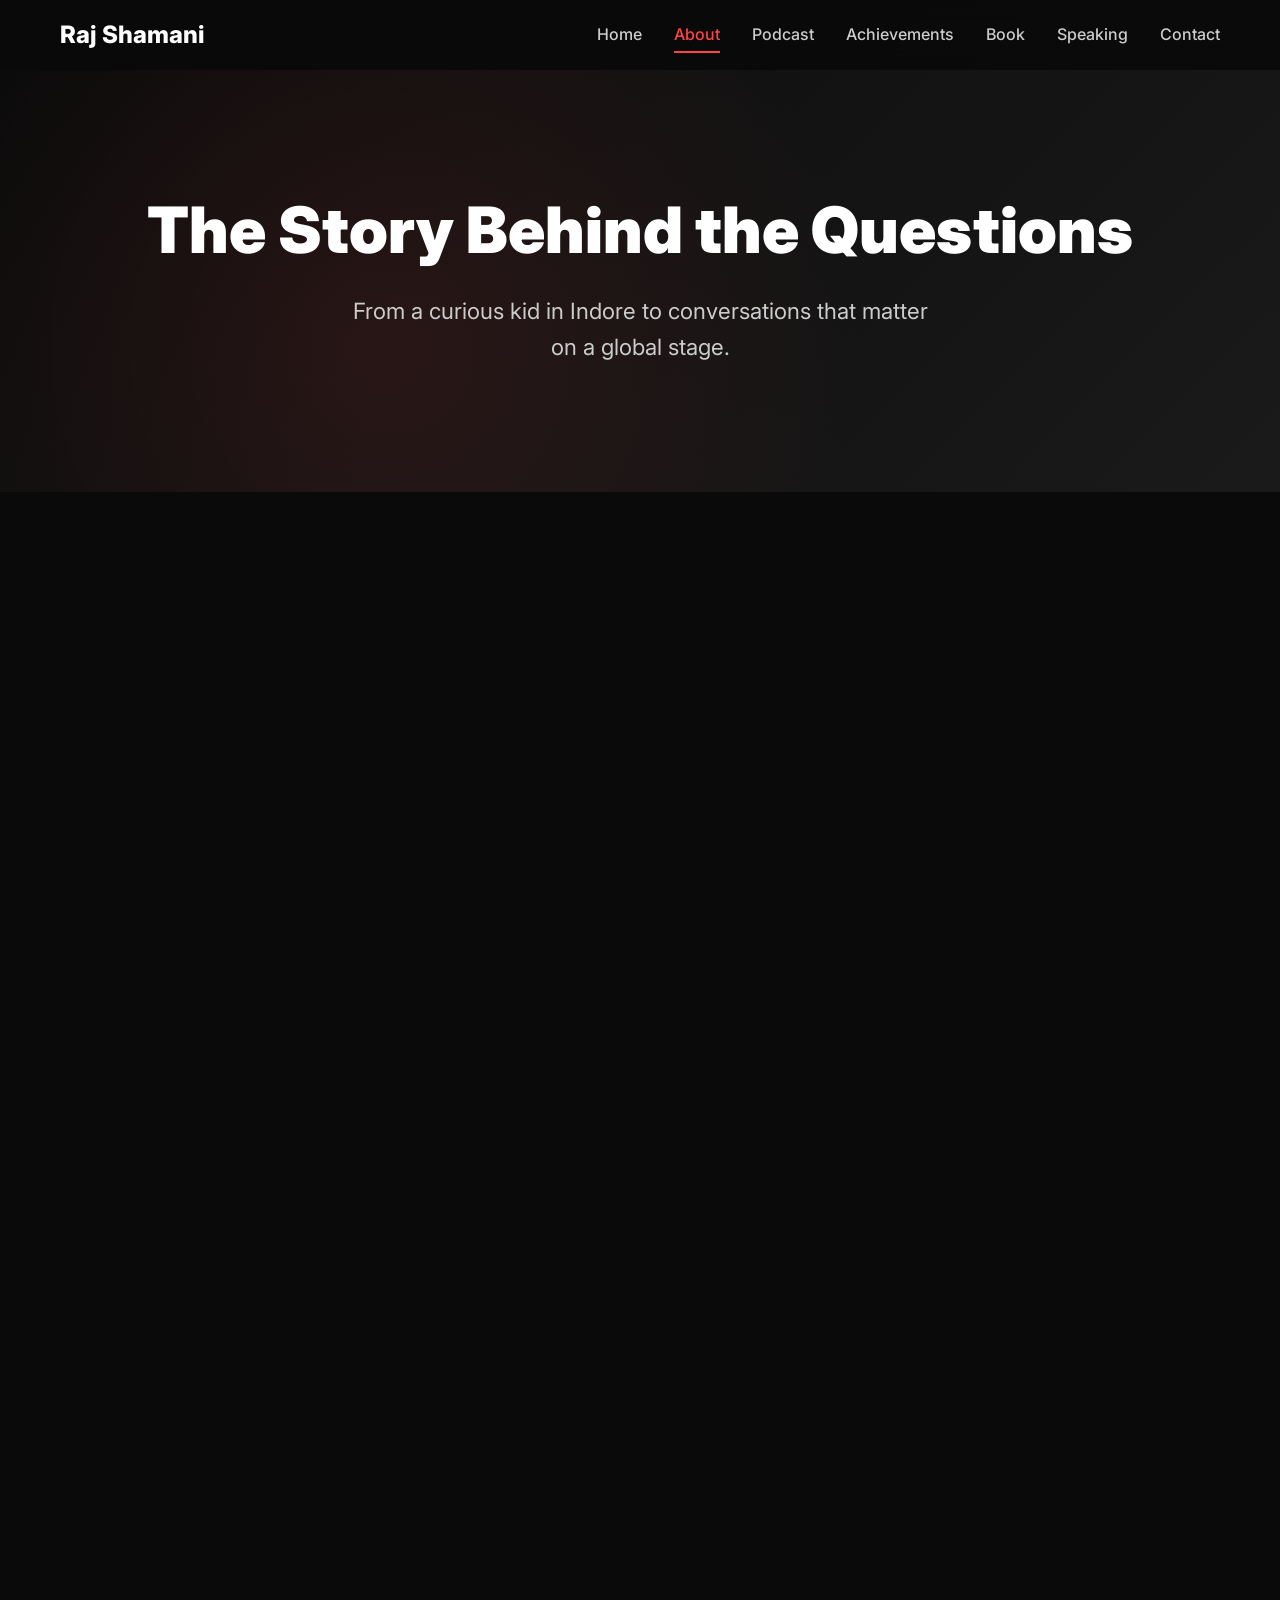
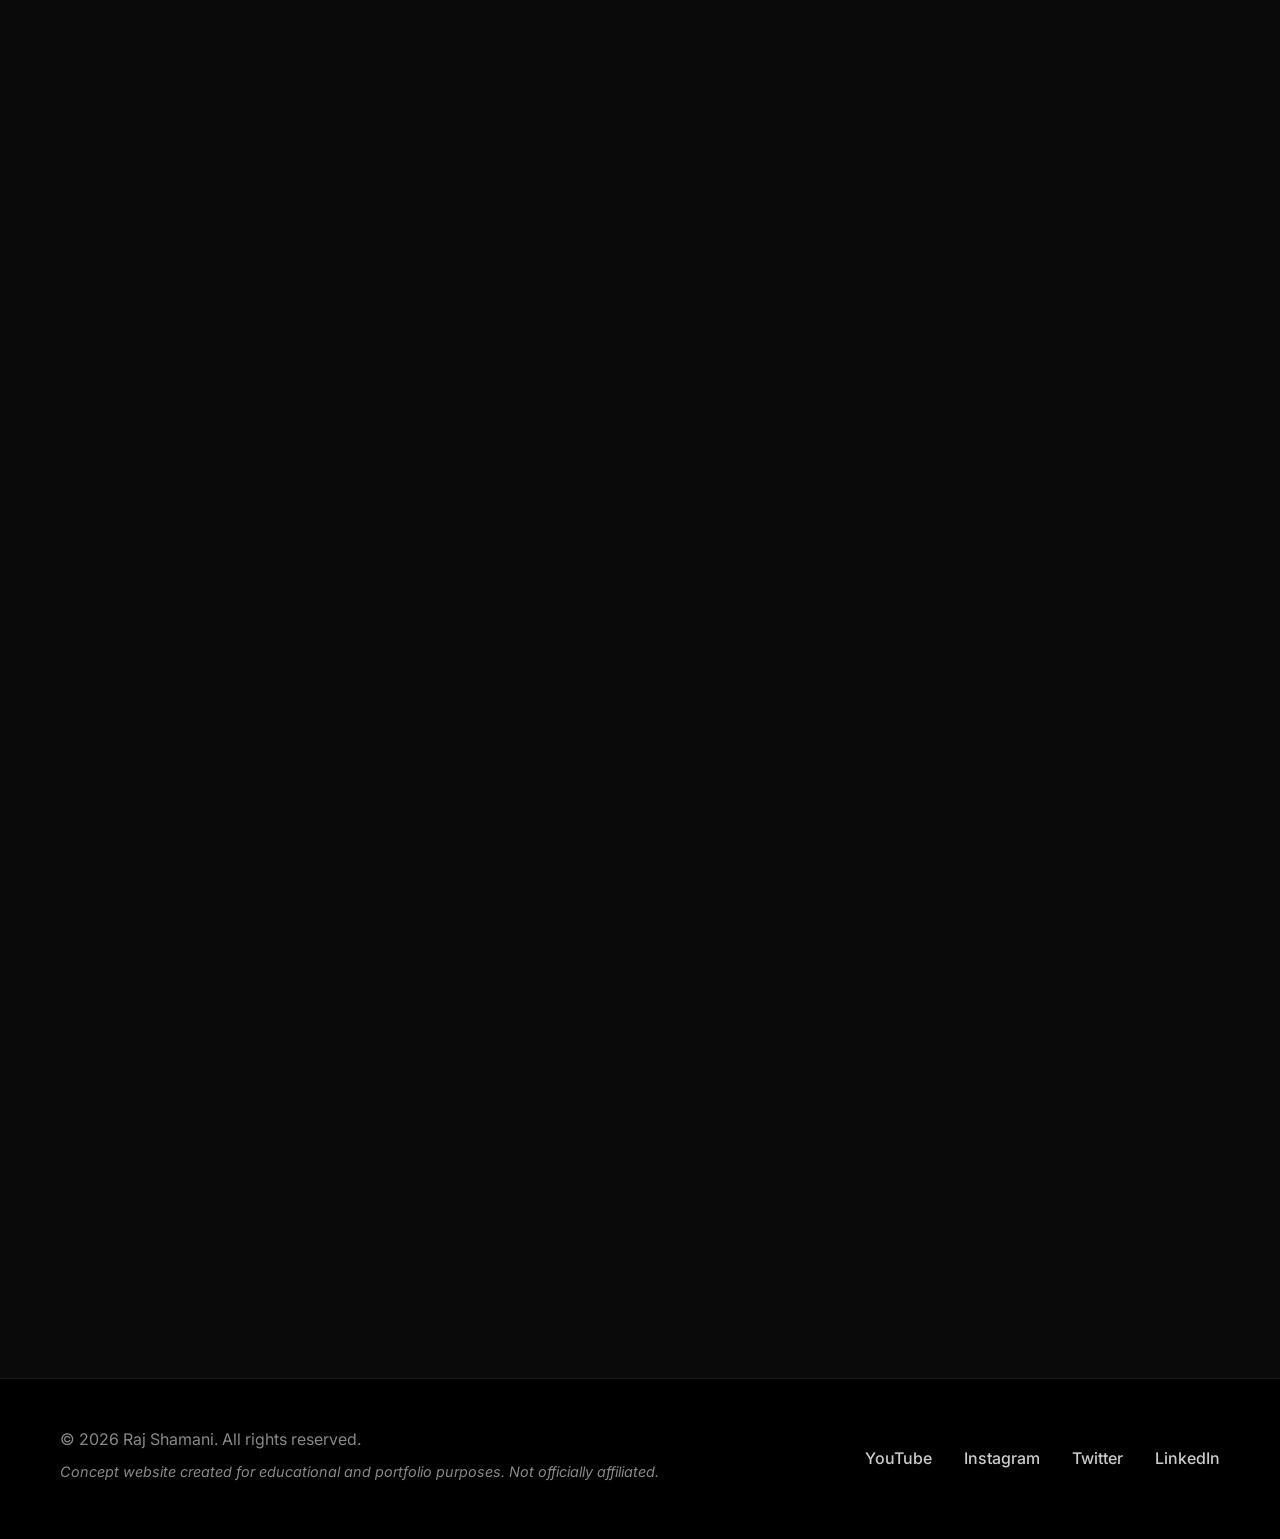
<file: about.html>
<!DOCTYPE html>
<html lang="en">
<head>
    <meta charset="UTF-8">
    <meta name="viewport" content="width=device-width, initial-scale=1.0">
    <title>About - Raj Shamani</title>
    <meta name="description" content="Learn about Raj Shamani's journey from Indore to becoming India's youngest UN speaker, entrepreneur, and podcaster.">
    <link rel="stylesheet" href="css/style.css">
    <link rel="stylesheet" href="css/about.css">
    <link rel="preconnect" href="https://fonts.googleapis.com">
    <link rel="preconnect" href="https://fonts.gstatic.com" crossorigin>
    <link href="https://fonts.googleapis.com/css2?family=Inter:wght@300;400;500;600;700;800;900&display=swap" rel="stylesheet">
</head>
<body>
    <!-- Navigation -->
    <nav class="navbar">
        <div class="nav-container">
            <div class="nav-logo">
                <a href="index.html">Raj Shamani</a>
            </div>
            <div class="nav-menu" id="nav-menu">
                <a href="index.html" class="nav-link">Home</a>
                <a href="about.html" class="nav-link active">About</a>
                <a href="podcast.html" class="nav-link">Podcast</a>
                <a href="achievements.html" class="nav-link">Achievements</a>
                <a href="book.html" class="nav-link">Book</a>
                <a href="speaking.html" class="nav-link">Speaking</a>
                <a href="contact.html" class="nav-link">Contact</a>
            </div>
            <div class="nav-toggle" id="nav-toggle">
                <span class="bar"></span>
                <span class="bar"></span>
                <span class="bar"></span>
            </div>
        </div>
    </nav>

    <!-- Hero Section -->
    <section class="about-hero">
        <div class="container">
            <div class="about-hero-content">
                <h1 class="about-title">The Story Behind the Questions</h1>
                <p class="about-subtitle">From a curious kid in Indore to conversations that matter on a global stage.</p>
            </div>
        </div>
    </section>

    <!-- Story Section -->
    <section class="story">
        <div class="container">
            <div class="story-content">
                <div class="story-section">
                    <h2 class="story-heading">Early Days in Indore</h2>
                    <p class="story-text">
                        Growing up in Indore, I was that kid who asked too many questions. While others were content with answers, I was fascinated by the 'why' behind everything. This curiosity wasn't always appreciated in traditional classrooms, but it shaped who I am today.
                    </p>
                    <p class="story-text">
                        My parents often joke that I interviewed them more than they interviewed my teachers during parent-teacher meetings. Little did we know this would become my superpower.
                    </p>
                </div>

                <div class="story-section">
                    <h2 class="story-heading">The Entrepreneurial Spark</h2>
                    <p class="story-text">
                        My entrepreneurial journey began not with a grand plan, but with a simple realization: the best businesses solve real problems. I started young, failed often, and learned that every failure was just expensive education.
                    </p>
                    <p class="story-text">
                        What fascinated me wasn't just building businesses, but understanding the minds behind successful ventures. This led me to seek out conversations with entrepreneurs, which eventually evolved into something much bigger.
                    </p>
                </div>

                <div class="story-section">
                    <h2 class="story-heading">Why Podcasting?</h2>
                    <p class="story-text">
                        Podcasting chose me, not the other way around. I realized that the most valuable conversations I was having were happening off-camera, in green rooms, over coffee. These unguarded moments revealed the real stories behind success.
                    </p>
                    <p class="story-text">
                        "Figuring Out with Raj Shamani" became my way of bringing these intimate conversations to the world. It's not about having all the answers—it's about asking the right questions and being genuinely curious about the human experience.
                    </p>
                </div>

                <div class="story-section">
                    <h2 class="story-heading">Personal Philosophy</h2>
                    <div class="philosophy-quote">
                        <blockquote>
                            "Some people meditate for peace. I ask questions."
                        </blockquote>
                    </div>
                    <p class="story-text">
                        This isn't just a catchy line—it's how I live. Every conversation is an opportunity to understand something new about human nature, success, failure, and everything in between. I believe that the right question at the right time can change someone's entire perspective.
                    </p>
                    <p class="story-text">
                        Whether I'm talking to a tech billionaire or a street vendor, the curiosity remains the same. Everyone has a story worth telling, and everyone has something to teach us.
                    </p>
                </div>

                <div class="story-section">
                    <h2 class="story-heading">Life Beyond the Mic</h2>
                    <p class="story-text">
                        When I'm not recording podcasts or building businesses, you'll find me with Crypto—my dog, not the currency. He's probably the only one who doesn't care about my questions and just wants his walks on time.
                    </p>
                    <p class="story-text">
                        I believe in living the questions I ask. Whether it's about health, relationships, or personal growth, I'm constantly experimenting and learning. After all, how can you ask authentic questions about life if you're not actively living it?
                    </p>
                </div>

                <div class="story-section">
                    <h2 class="story-heading">What Drives Me</h2>
                    <p class="story-text">
                        At the core, I'm driven by the belief that everyone is figuring it out as they go. The most successful people aren't those with all the answers—they're the ones who ask better questions and aren't afraid to admit when they don't know something.
                    </p>
                    <p class="story-text">
                        My goal is simple: to create conversations that matter, ask questions that provoke thought, and help people realize that it's okay not to have everything figured out. We're all just figuring it out, one conversation at a time.
                    </p>
                </div>
            </div>
        </div>
    </section>

    <!-- Footer -->
    <footer class="footer">
        <div class="container">
            <div class="footer-content">
                <div class="footer-text">
                    <p>&copy; 2026 Raj Shamani. All rights reserved.</p>
                    <p class="disclaimer">Concept website created for educational and portfolio purposes. Not officially affiliated.</p>
                </div>
                <div class="footer-social">
                    <a href="#" class="social-link">YouTube</a>
                    <a href="#" class="social-link">Instagram</a>
                    <a href="#" class="social-link">Twitter</a>
                    <a href="#" class="social-link">LinkedIn</a>
                </div>
            </div>
        </div>
    </footer>

    <script src="js/script.js"></script>
</body>
</html>
</file>
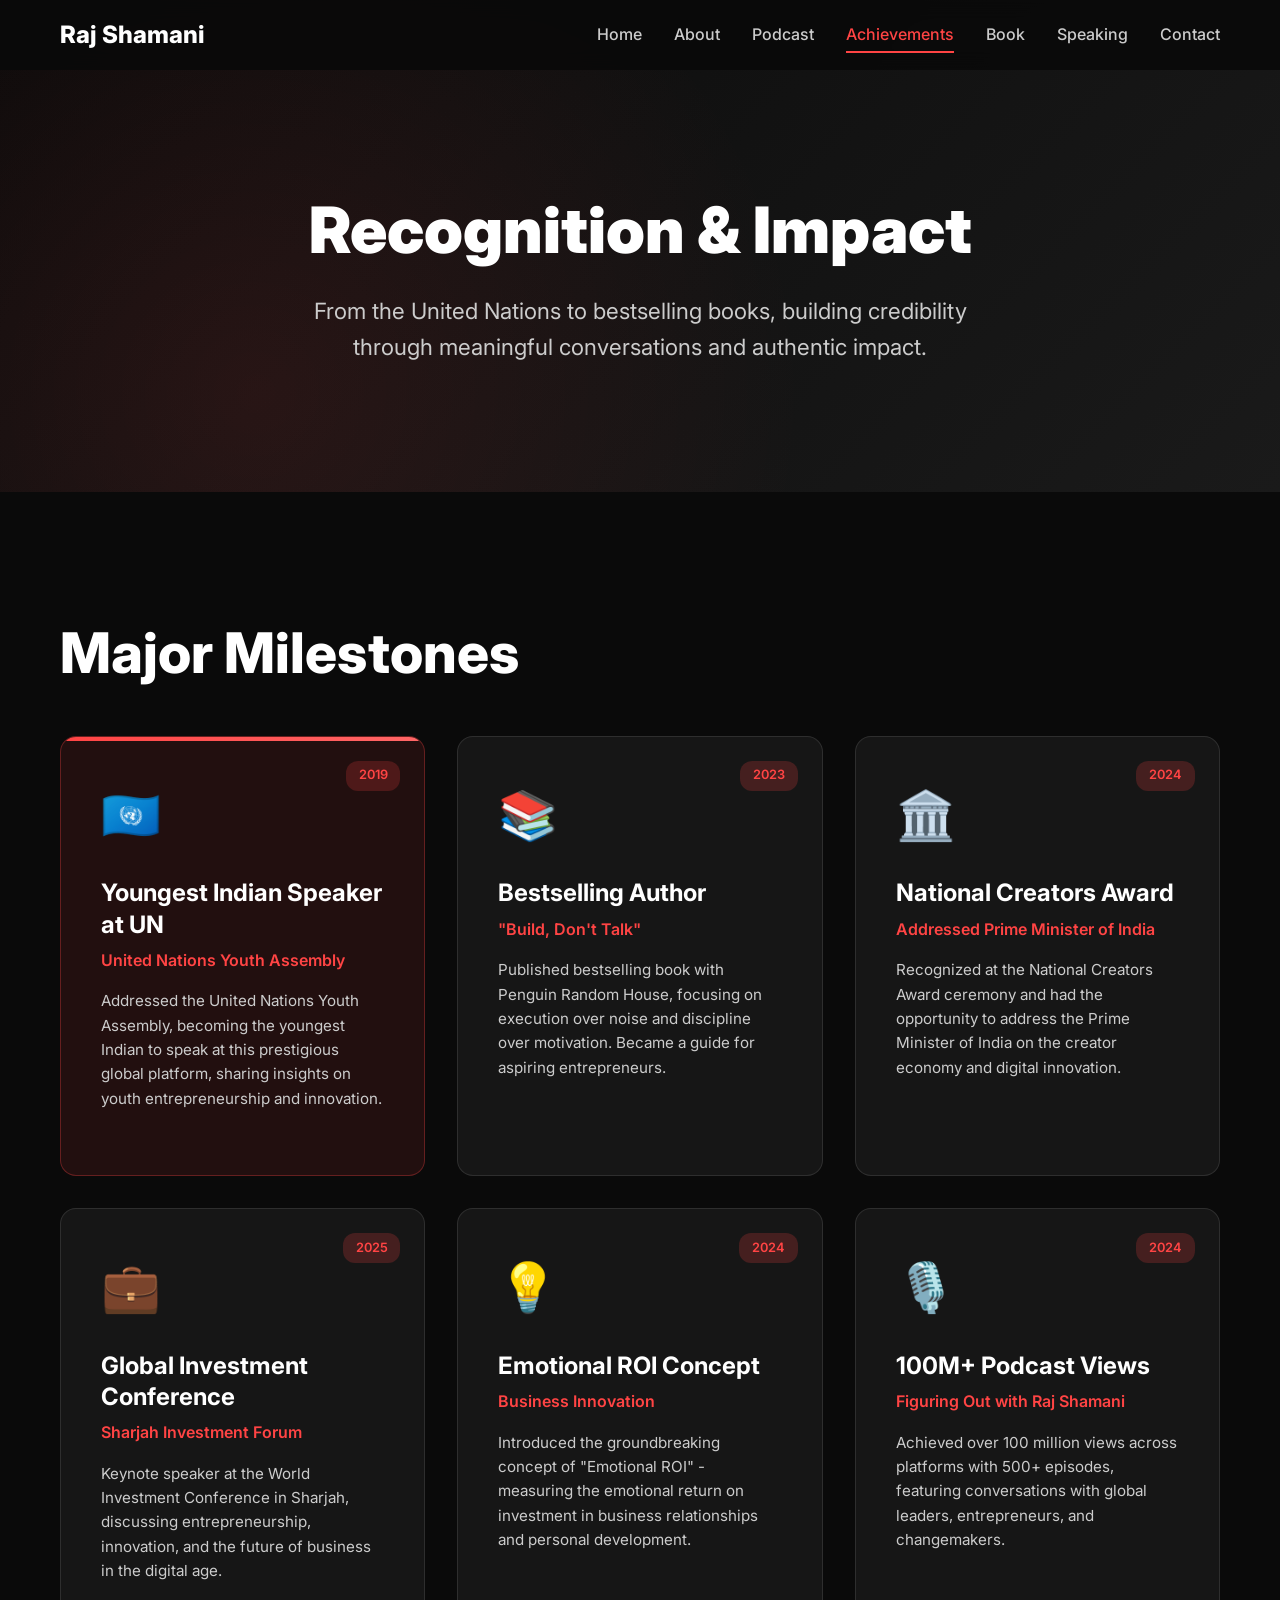
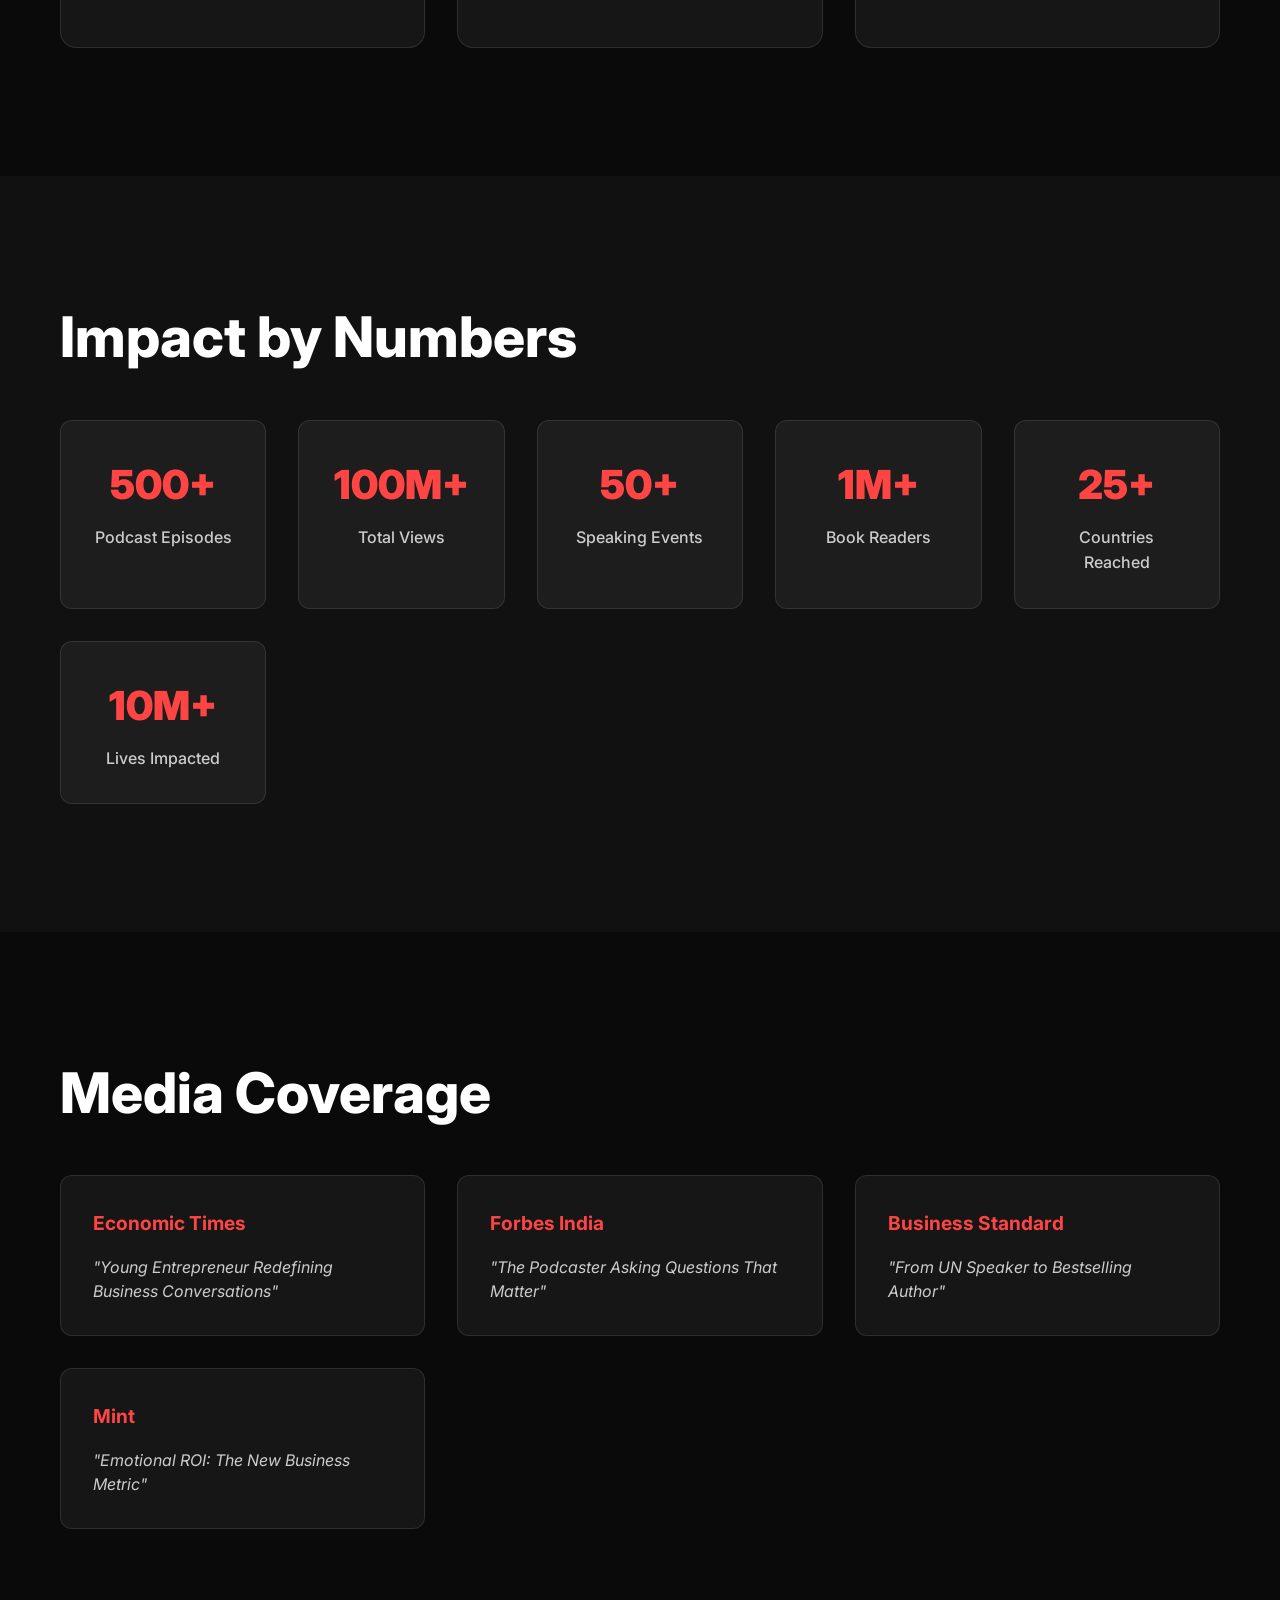
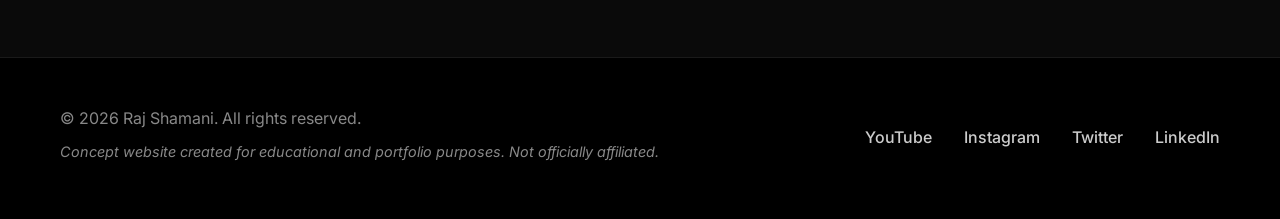
<file: achievements.html>
<!DOCTYPE html>
<html lang="en">
<head>
    <meta charset="UTF-8">
    <meta name="viewport" content="width=device-width, initial-scale=1.0">
    <title>Achievements & Recognition - Raj Shamani</title>
    <meta name="description" content="Raj Shamani's achievements including youngest Indian UN speaker, bestselling author, and recognition from Prime Minister of India.">
    <link rel="stylesheet" href="css/style.css">
    <link rel="stylesheet" href="css/achievements.css">
    <link rel="preconnect" href="https://fonts.googleapis.com">
    <link rel="preconnect" href="https://fonts.gstatic.com" crossorigin>
    <link href="https://fonts.googleapis.com/css2?family=Inter:wght@300;400;500;600;700;800;900&display=swap" rel="stylesheet">
</head>
<body>
    <!-- Navigation -->
    <nav class="navbar">
        <div class="nav-container">
            <div class="nav-logo">
                <a href="index.html">Raj Shamani</a>
            </div>
            <div class="nav-menu" id="nav-menu">
                <a href="index.html" class="nav-link">Home</a>
                <a href="about.html" class="nav-link">About</a>
                <a href="podcast.html" class="nav-link">Podcast</a>
                <a href="achievements.html" class="nav-link active">Achievements</a>
                <a href="book.html" class="nav-link">Book</a>
                <a href="speaking.html" class="nav-link">Speaking</a>
                <a href="contact.html" class="nav-link">Contact</a>
            </div>
            <div class="nav-toggle" id="nav-toggle">
                <span class="bar"></span>
                <span class="bar"></span>
                <span class="bar"></span>
            </div>
        </div>
    </nav>

    <!-- Hero Section -->
    <section class="achievements-hero">
        <div class="container">
            <div class="achievements-hero-content">
                <h1 class="achievements-title">Recognition & Impact</h1>
                <p class="achievements-subtitle">
                    From the United Nations to bestselling books, building credibility through meaningful conversations and authentic impact.
                </p>
            </div>
        </div>
    </section>

    <!-- Major Achievements -->
    <section class="major-achievements">
        <div class="container">
            <h2 class="section-title">Major Milestones</h2>
            <div class="achievements-grid">
                <!-- UN Achievement -->
                <div class="achievement-card featured">
                    <div class="achievement-icon">🇺🇳</div>
                    <div class="achievement-content">
                        <h3 class="achievement-title">Youngest Indian Speaker at UN</h3>
                        <p class="achievement-subtitle">United Nations Youth Assembly</p>
                        <p class="achievement-description">
                            Addressed the United Nations Youth Assembly, becoming the youngest Indian to speak at this prestigious global platform, 
                            sharing insights on youth entrepreneurship and innovation.
                        </p>
                        <div class="achievement-year">2019</div>
                    </div>
                </div>

                <!-- Book Achievement -->
                <div class="achievement-card">
                    <div class="achievement-icon">📚</div>
                    <div class="achievement-content">
                        <h3 class="achievement-title">Bestselling Author</h3>
                        <p class="achievement-subtitle">"Build, Don't Talk"</p>
                        <p class="achievement-description">
                            Published bestselling book with Penguin Random House, focusing on execution over noise and 
                            discipline over motivation. Became a guide for aspiring entrepreneurs.
                        </p>
                        <div class="achievement-year">2023</div>
                    </div>
                </div>

                <!-- PM Recognition -->
                <div class="achievement-card">
                    <div class="achievement-icon">🏛️</div>
                    <div class="achievement-content">
                        <h3 class="achievement-title">National Creators Award</h3>
                        <p class="achievement-subtitle">Addressed Prime Minister of India</p>
                        <p class="achievement-description">
                            Recognized at the National Creators Award ceremony and had the opportunity to address 
                            the Prime Minister of India on the creator economy and digital innovation.
                        </p>
                        <div class="achievement-year">2024</div>
                    </div>
                </div>

                <!-- Investment Forum -->
                <div class="achievement-card">
                    <div class="achievement-icon">💼</div>
                    <div class="achievement-content">
                        <h3 class="achievement-title">Global Investment Conference</h3>
                        <p class="achievement-subtitle">Sharjah Investment Forum</p>
                        <p class="achievement-description">
                            Keynote speaker at the World Investment Conference in Sharjah, discussing entrepreneurship, 
                            innovation, and the future of business in the digital age.
                        </p>
                        <div class="achievement-year">2025</div>
                    </div>
                </div>

                <!-- Emotional ROI -->
                <div class="achievement-card">
                    <div class="achievement-icon">💡</div>
                    <div class="achievement-content">
                        <h3 class="achievement-title">Emotional ROI Concept</h3>
                        <p class="achievement-subtitle">Business Innovation</p>
                        <p class="achievement-description">
                            Introduced the groundbreaking concept of "Emotional ROI" - measuring the emotional return 
                            on investment in business relationships and personal development.
                        </p>
                        <div class="achievement-year">2024</div>
                    </div>
                </div>

                <!-- Podcast Milestone -->
                <div class="achievement-card">
                    <div class="achievement-icon">🎙️</div>
                    <div class="achievement-content">
                        <h3 class="achievement-title">100M+ Podcast Views</h3>
                        <p class="achievement-subtitle">Figuring Out with Raj Shamani</p>
                        <p class="achievement-description">
                            Achieved over 100 million views across platforms with 500+ episodes, featuring conversations 
                            with global leaders, entrepreneurs, and changemakers.
                        </p>
                        <div class="achievement-year">2024</div>
                    </div>
                </div>
            </div>
        </div>
    </section>

    <!-- Impact Numbers -->
    <section class="impact-numbers">
        <div class="container">
            <h2 class="section-title">Impact by Numbers</h2>
            <div class="numbers-grid">
                <div class="number-card">
                    <div class="number">500+</div>
                    <div class="number-label">Podcast Episodes</div>
                </div>
                <div class="number-card">
                    <div class="number">100M+</div>
                    <div class="number-label">Total Views</div>
                </div>
                <div class="number-card">
                    <div class="number">50+</div>
                    <div class="number-label">Speaking Events</div>
                </div>
                <div class="number-card">
                    <div class="number">1M+</div>
                    <div class="number-label">Book Readers</div>
                </div>
                <div class="number-card">
                    <div class="number">25+</div>
                    <div class="number-label">Countries Reached</div>
                </div>
                <div class="number-card">
                    <div class="number">10M+</div>
                    <div class="number-label">Lives Impacted</div>
                </div>
            </div>
        </div>
    </section>

    <!-- Media Coverage -->
    <section class="media-coverage">
        <div class="container">
            <h2 class="section-title">Media Coverage</h2>
            <div class="media-grid">
                <div class="media-item">
                    <div class="media-logo">Economic Times</div>
                    <p class="media-headline">"Young Entrepreneur Redefining Business Conversations"</p>
                </div>
                <div class="media-item">
                    <div class="media-logo">Forbes India</div>
                    <p class="media-headline">"The Podcaster Asking Questions That Matter"</p>
                </div>
                <div class="media-item">
                    <div class="media-logo">Business Standard</div>
                    <p class="media-headline">"From UN Speaker to Bestselling Author"</p>
                </div>
                <div class="media-item">
                    <div class="media-logo">Mint</div>
                    <p class="media-headline">"Emotional ROI: The New Business Metric"</p>
                </div>
            </div>
        </div>
    </section>

    <!-- Footer -->
    <footer class="footer">
        <div class="container">
            <div class="footer-content">
                <div class="footer-text">
                    <p>&copy; 2026 Raj Shamani. All rights reserved.</p>
                    <p class="disclaimer">Concept website created for educational and portfolio purposes. Not officially affiliated.</p>
                </div>
                <div class="footer-social">
                    <a href="#" class="social-link">YouTube</a>
                    <a href="#" class="social-link">Instagram</a>
                    <a href="#" class="social-link">Twitter</a>
                    <a href="#" class="social-link">LinkedIn</a>
                </div>
            </div>
        </div>
    </footer>

    <script src="js/script.js"></script>
</body>
</html>
</file>
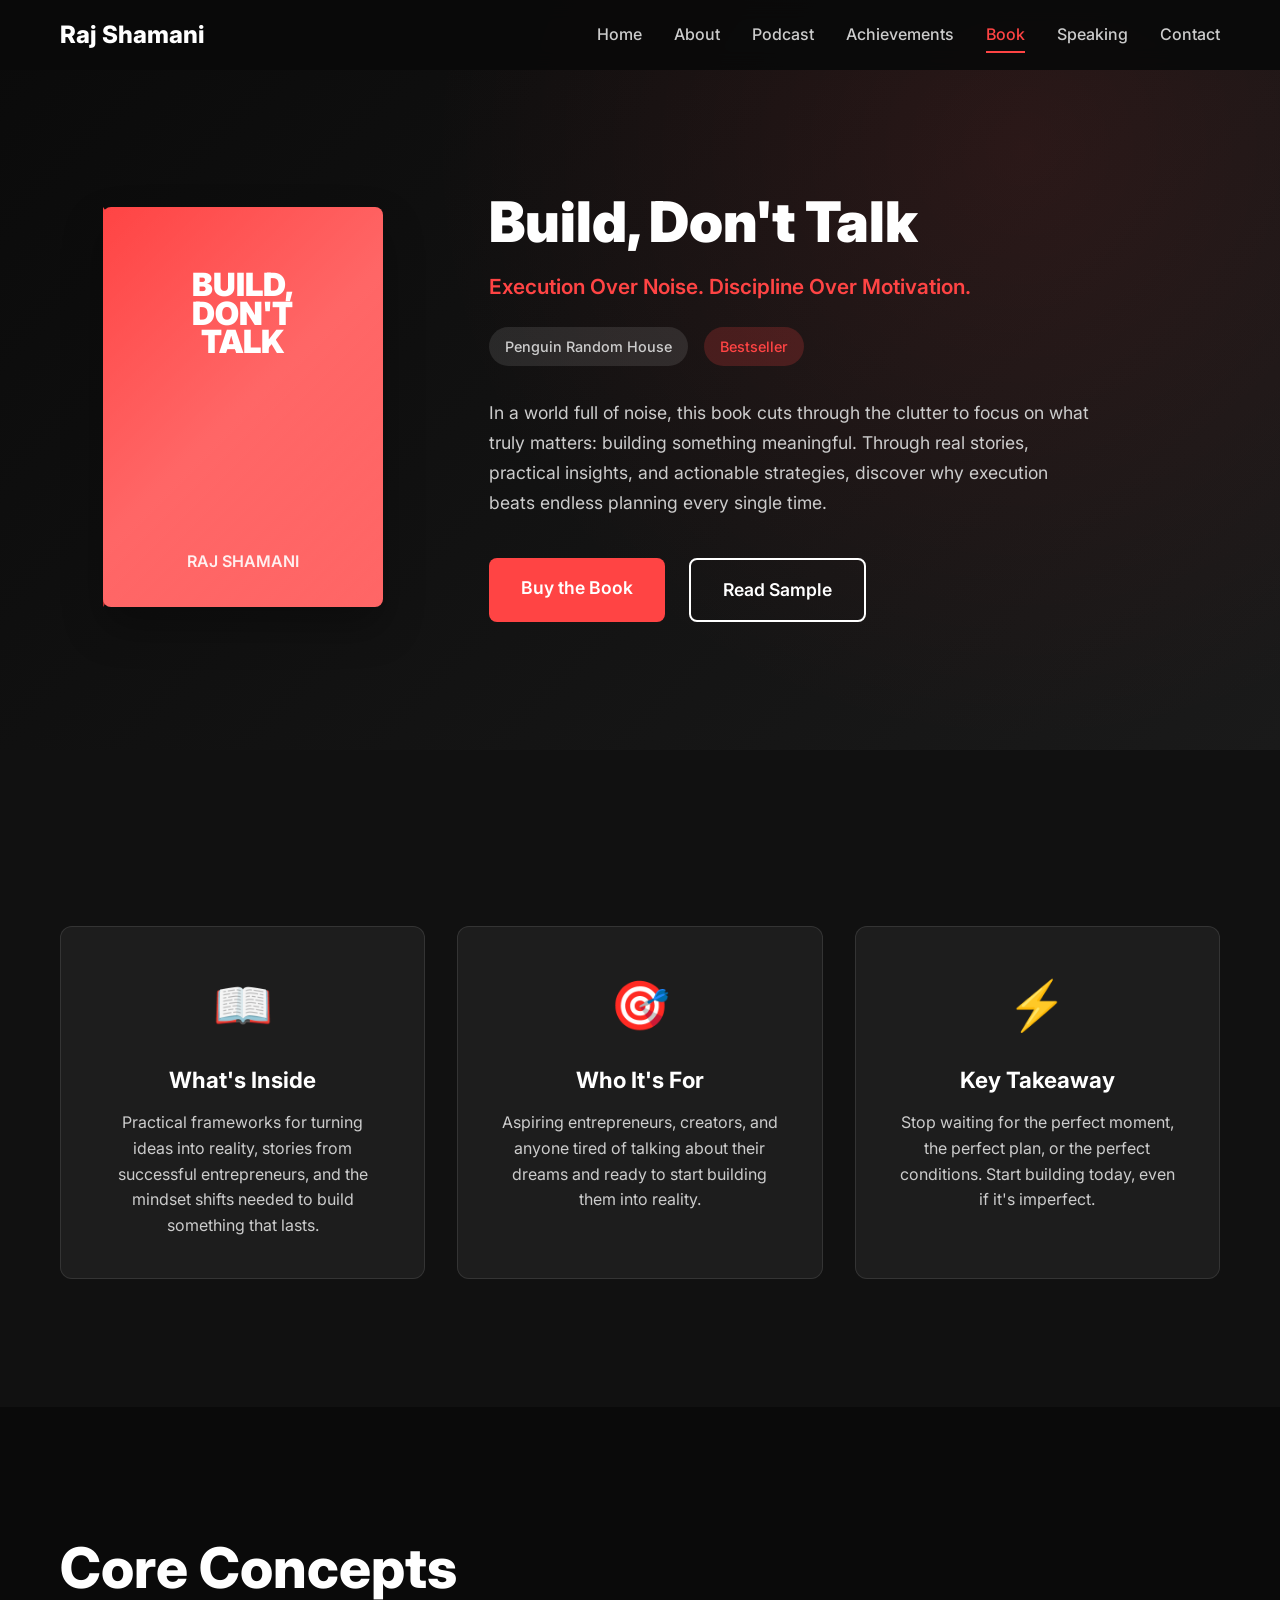
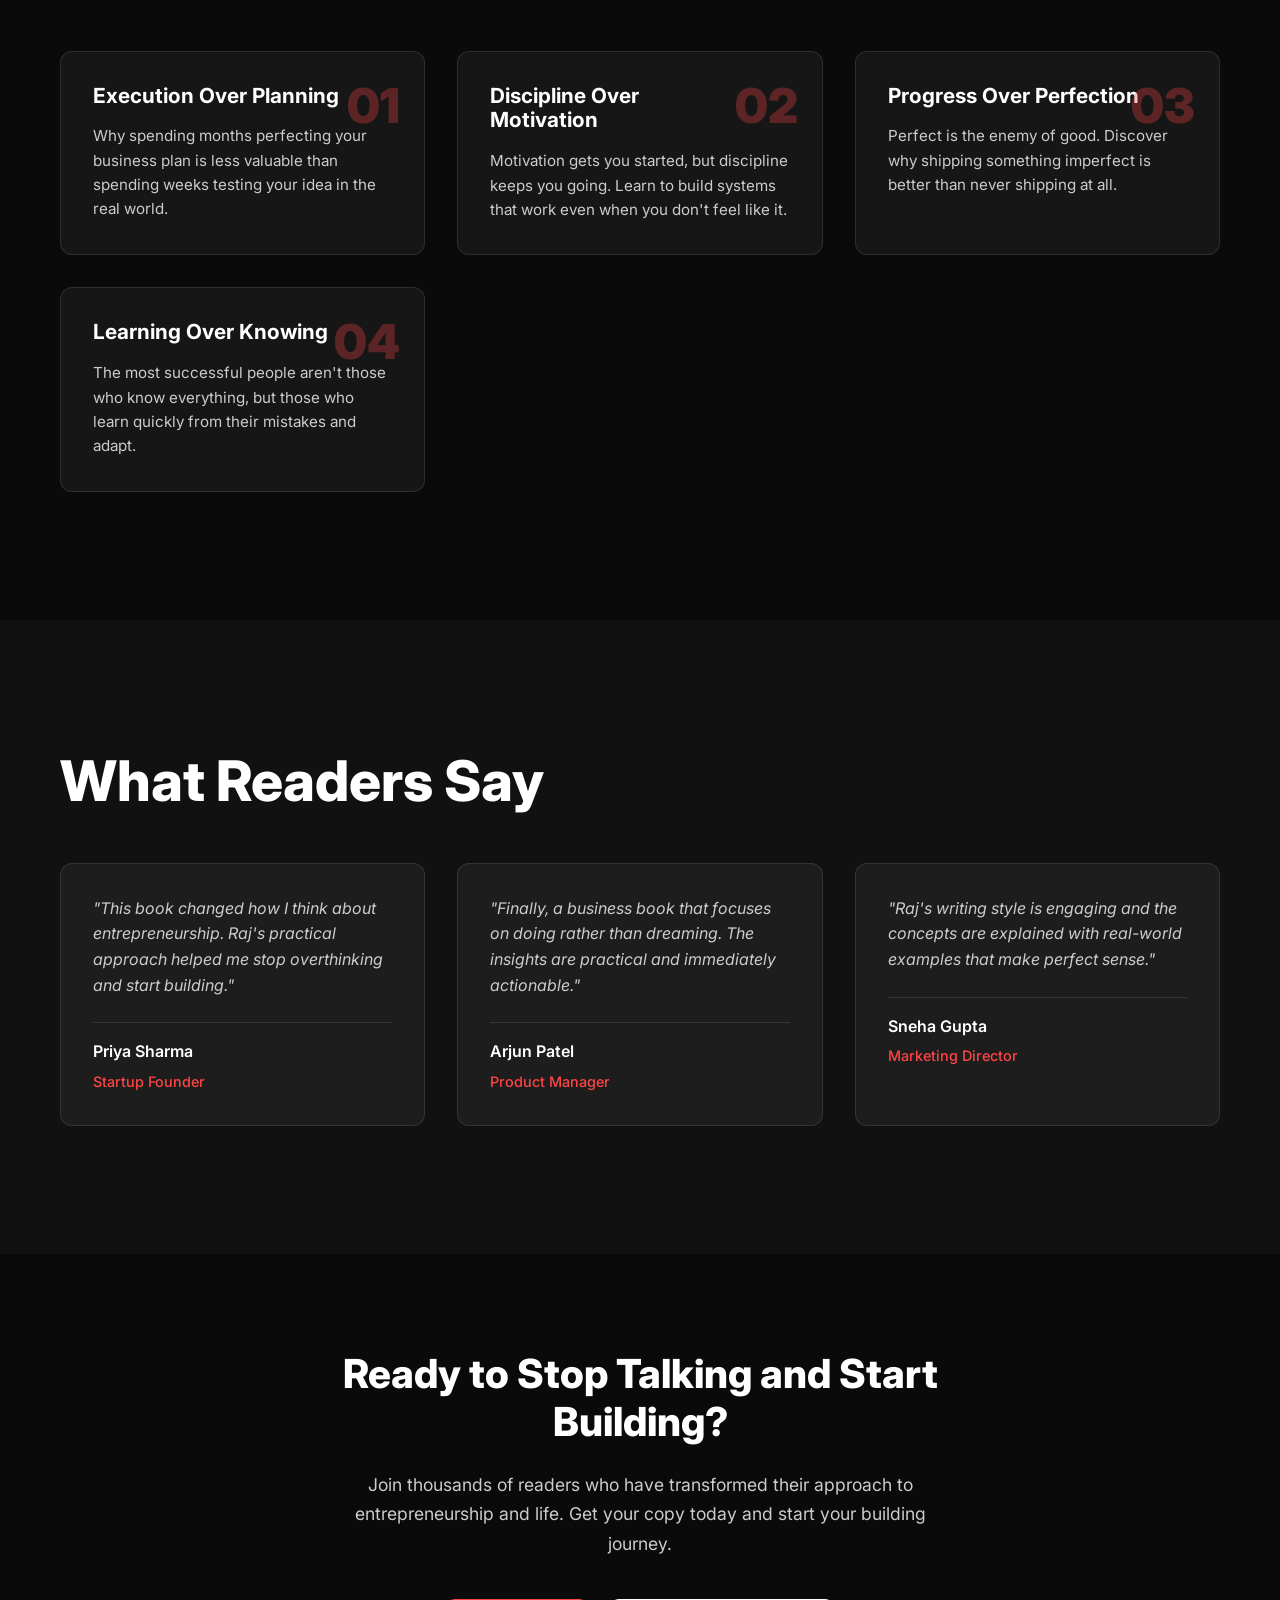
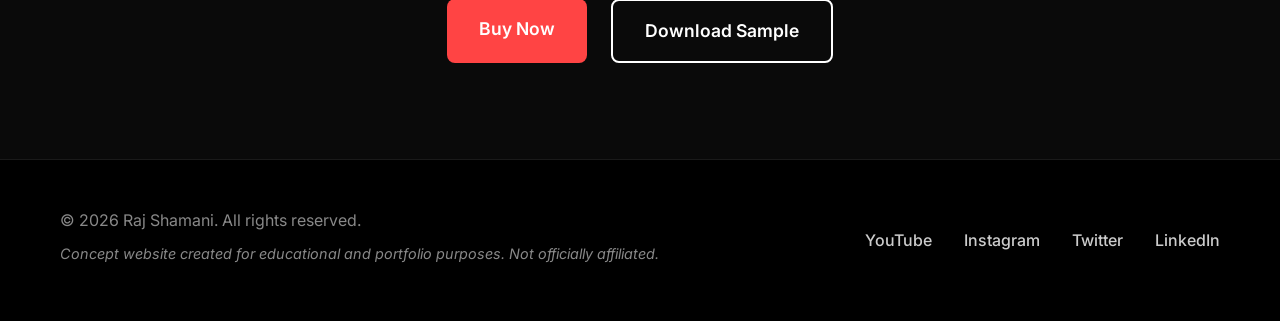
<file: book.html>
<!DOCTYPE html>
<html lang="en">
<head>
    <meta charset="UTF-8">
    <meta name="viewport" content="width=device-width, initial-scale=1.0">
    <title>Build, Don't Talk - Book by Raj Shamani</title>
    <meta name="description" content="Build, Don't Talk by Raj Shamani - A bestselling book about execution over noise, discipline over motivation. Published by Penguin Random House.">
    <link rel="stylesheet" href="css/style.css">
    <link rel="stylesheet" href="css/book.css">
    <link rel="preconnect" href="https://fonts.googleapis.com">
    <link rel="preconnect" href="https://fonts.gstatic.com" crossorigin>
    <link href="https://fonts.googleapis.com/css2?family=Inter:wght@300;400;500;600;700;800;900&display=swap" rel="stylesheet">
</head>
<body>
    <!-- Navigation -->
    <nav class="navbar">
        <div class="nav-container">
            <div class="nav-logo">
                <a href="index.html">Raj Shamani</a>
            </div>
            <div class="nav-menu" id="nav-menu">
                <a href="index.html" class="nav-link">Home</a>
                <a href="about.html" class="nav-link">About</a>
                <a href="podcast.html" class="nav-link">Podcast</a>
                <a href="achievements.html" class="nav-link">Achievements</a>
                <a href="book.html" class="nav-link active">Book</a>
                <a href="speaking.html" class="nav-link">Speaking</a>
                <a href="contact.html" class="nav-link">Contact</a>
            </div>
            <div class="nav-toggle" id="nav-toggle">
                <span class="bar"></span>
                <span class="bar"></span>
                <span class="bar"></span>
            </div>
        </div>
    </nav>

    <!-- Hero Section -->
    <section class="book-hero">
        <div class="container">
            <div class="book-hero-content">
                <div class="book-cover">
                    <div class="book-placeholder">
                        <div class="book-spine"></div>
                        <div class="book-front">
                            <div class="book-title-cover">BUILD,<br>DON'T<br>TALK</div>
                            <div class="book-author-cover">RAJ SHAMANI</div>
                        </div>
                    </div>
                </div>
                <div class="book-info">
                    <h1 class="book-title">Build, Don't Talk</h1>
                    <p class="book-subtitle">Execution Over Noise. Discipline Over Motivation.</p>
                    <div class="book-meta">
                        <span class="publisher">Penguin Random House</span>
                        <span class="status">Bestseller</span>
                    </div>
                    <p class="book-description">
                        In a world full of noise, this book cuts through the clutter to focus on what truly matters: 
                        building something meaningful. Through real stories, practical insights, and actionable strategies, 
                        discover why execution beats endless planning every single time.
                    </p>
                    <div class="book-cta">
                        <a href="#" class="btn btn-primary">Buy the Book</a>
                        <a href="#" class="btn btn-secondary">Read Sample</a>
                    </div>
                </div>
            </div>
        </div>
    </section>

    <!-- Book Details -->
    <section class="book-details">
        <div class="container">
            <div class="details-grid">
                <div class="detail-card">
                    <div class="detail-icon">📖</div>
                    <h3 class="detail-title">What's Inside</h3>
                    <p class="detail-text">
                        Practical frameworks for turning ideas into reality, stories from successful entrepreneurs, 
                        and the mindset shifts needed to build something that lasts.
                    </p>
                </div>
                <div class="detail-card">
                    <div class="detail-icon">🎯</div>
                    <h3 class="detail-title">Who It's For</h3>
                    <p class="detail-text">
                        Aspiring entrepreneurs, creators, and anyone tired of talking about their dreams 
                        and ready to start building them into reality.
                    </p>
                </div>
                <div class="detail-card">
                    <div class="detail-icon">⚡</div>
                    <h3 class="detail-title">Key Takeaway</h3>
                    <p class="detail-text">
                        Stop waiting for the perfect moment, the perfect plan, or the perfect conditions. 
                        Start building today, even if it's imperfect.
                    </p>
                </div>
            </div>
        </div>
    </section>

    <!-- Key Concepts -->
    <section class="key-concepts">
        <div class="container">
            <h2 class="section-title">Core Concepts</h2>
            <div class="concepts-grid">
                <div class="concept-card">
                    <div class="concept-number">01</div>
                    <h3 class="concept-title">Execution Over Planning</h3>
                    <p class="concept-description">
                        Why spending months perfecting your business plan is less valuable than 
                        spending weeks testing your idea in the real world.
                    </p>
                </div>
                <div class="concept-card">
                    <div class="concept-number">02</div>
                    <h3 class="concept-title">Discipline Over Motivation</h3>
                    <p class="concept-description">
                        Motivation gets you started, but discipline keeps you going. Learn to build 
                        systems that work even when you don't feel like it.
                    </p>
                </div>
                <div class="concept-card">
                    <div class="concept-number">03</div>
                    <h3 class="concept-title">Progress Over Perfection</h3>
                    <p class="concept-description">
                        Perfect is the enemy of good. Discover why shipping something imperfect 
                        is better than never shipping at all.
                    </p>
                </div>
                <div class="concept-card">
                    <div class="concept-number">04</div>
                    <h3 class="concept-title">Learning Over Knowing</h3>
                    <p class="concept-description">
                        The most successful people aren't those who know everything, but those 
                        who learn quickly from their mistakes and adapt.
                    </p>
                </div>
            </div>
        </div>
    </section>

    <!-- Testimonials -->
    <section class="testimonials">
        <div class="container">
            <h2 class="section-title">What Readers Say</h2>
            <div class="testimonials-grid">
                <div class="testimonial-card">
                    <div class="testimonial-text">
                        "This book changed how I think about entrepreneurship. Raj's practical approach 
                        helped me stop overthinking and start building."
                    </div>
                    <div class="testimonial-author">
                        <div class="author-name">Priya Sharma</div>
                        <div class="author-title">Startup Founder</div>
                    </div>
                </div>
                <div class="testimonial-card">
                    <div class="testimonial-text">
                        "Finally, a business book that focuses on doing rather than dreaming. 
                        The insights are practical and immediately actionable."
                    </div>
                    <div class="testimonial-author">
                        <div class="author-name">Arjun Patel</div>
                        <div class="author-title">Product Manager</div>
                    </div>
                </div>
                <div class="testimonial-card">
                    <div class="testimonial-text">
                        "Raj's writing style is engaging and the concepts are explained with 
                        real-world examples that make perfect sense."
                    </div>
                    <div class="testimonial-author">
                        <div class="author-name">Sneha Gupta</div>
                        <div class="author-title">Marketing Director</div>
                    </div>
                </div>
            </div>
        </div>
    </section>

    <!-- Call to Action -->
    <section class="book-cta-section">
        <div class="container">
            <div class="cta-content">
                <h2 class="cta-title">Ready to Stop Talking and Start Building?</h2>
                <p class="cta-text">
                    Join thousands of readers who have transformed their approach to entrepreneurship and life. 
                    Get your copy today and start your building journey.
                </p>
                <div class="cta-buttons">
                    <a href="#" class="btn btn-primary">Buy Now</a>
                    <a href="#" class="btn btn-secondary">Download Sample</a>
                </div>
            </div>
        </div>
    </section>

    <!-- Footer -->
    <footer class="footer">
        <div class="container">
            <div class="footer-content">
                <div class="footer-text">
                    <p>&copy; 2026 Raj Shamani. All rights reserved.</p>
                    <p class="disclaimer">Concept website created for educational and portfolio purposes. Not officially affiliated.</p>
                </div>
                <div class="footer-social">
                    <a href="#" class="social-link">YouTube</a>
                    <a href="#" class="social-link">Instagram</a>
                    <a href="#" class="social-link">Twitter</a>
                    <a href="#" class="social-link">LinkedIn</a>
                </div>
            </div>
        </div>
    </footer>

    <script src="js/script.js"></script>
</body>
</html>
</file>
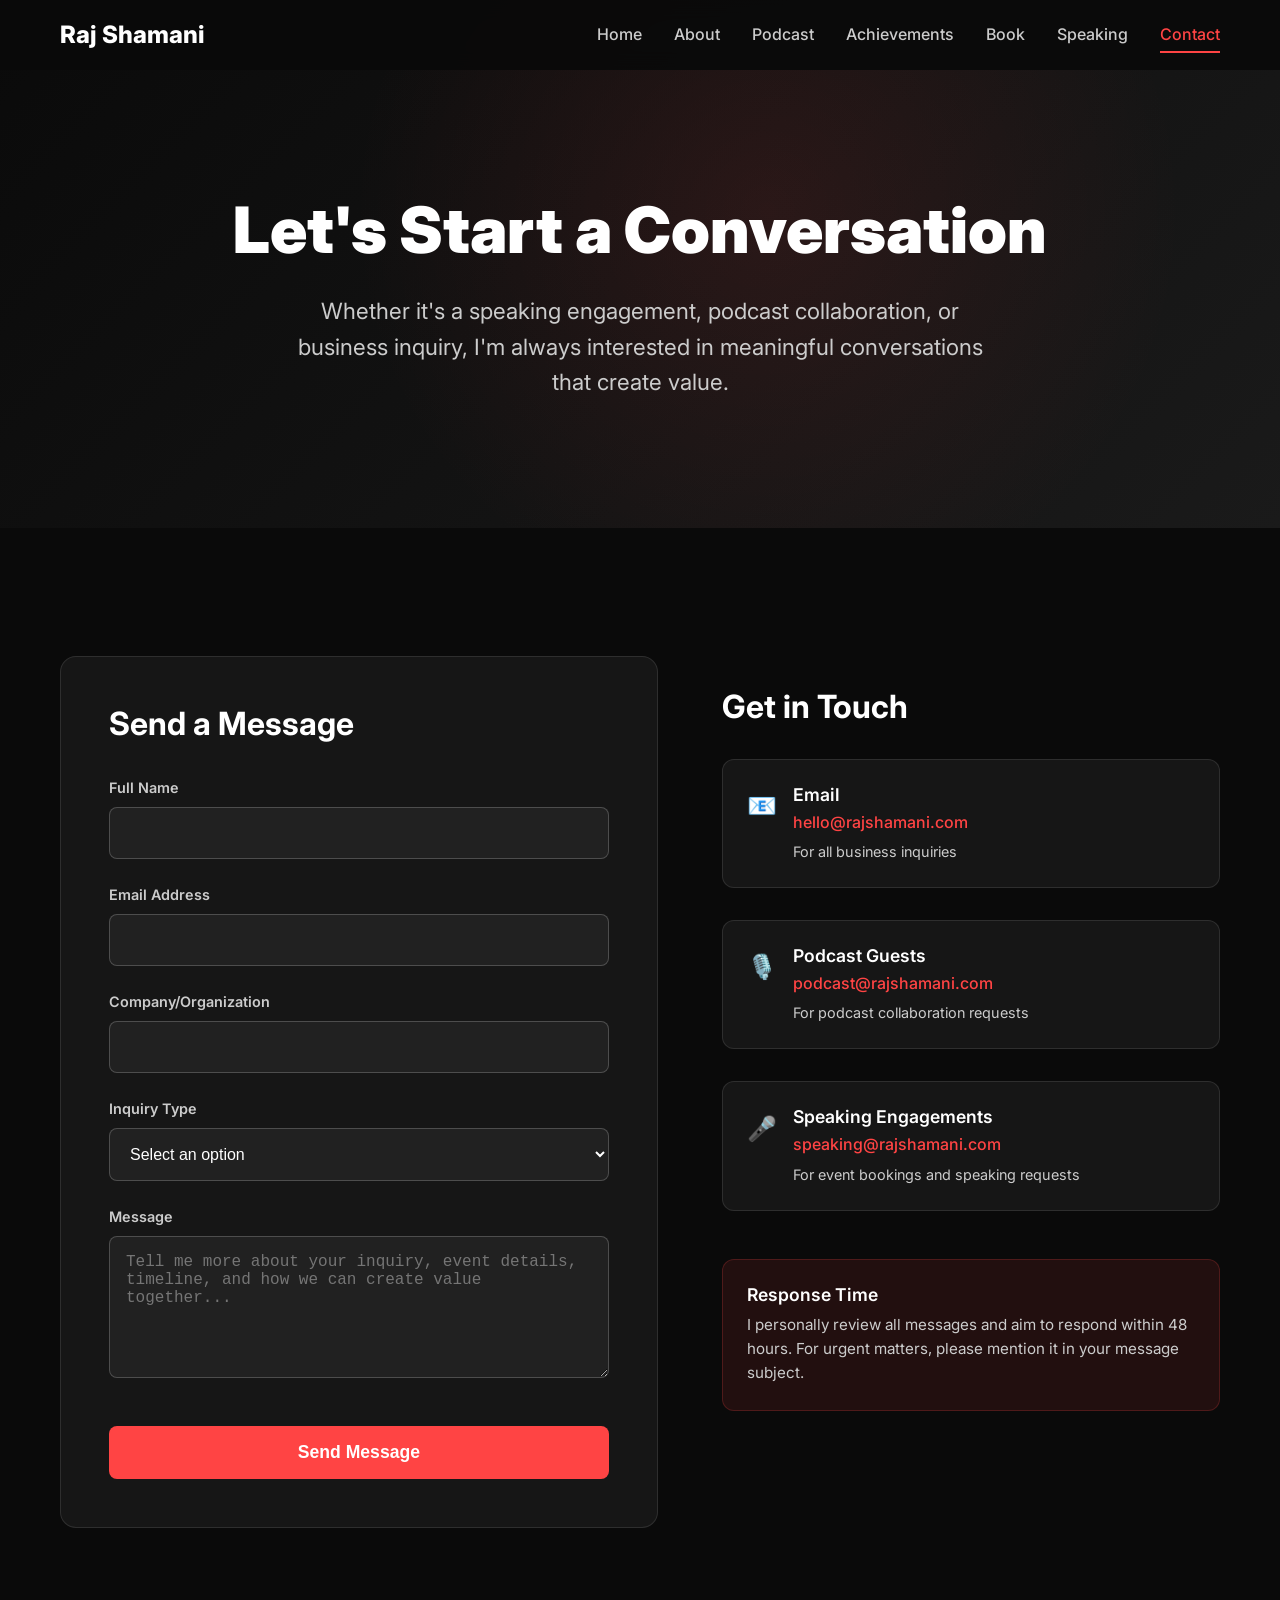
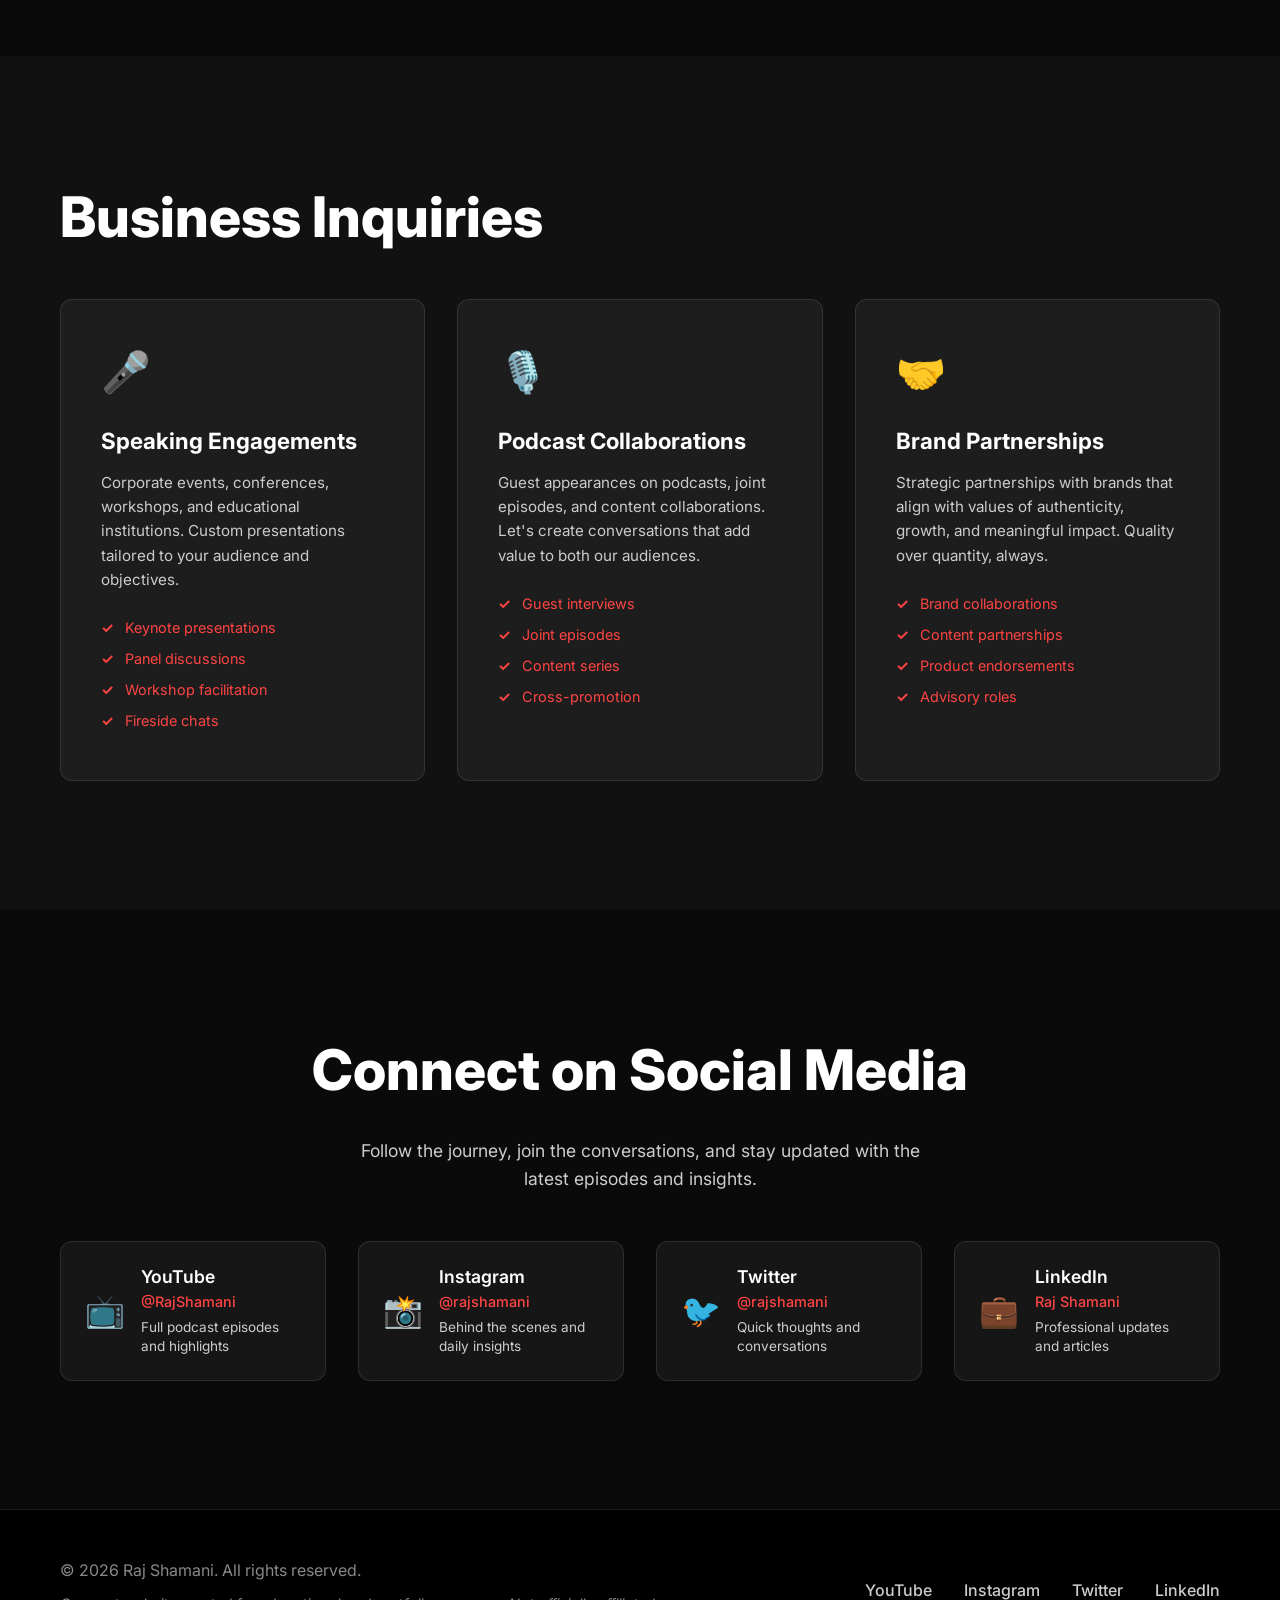
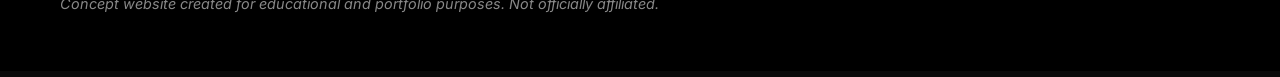
<file: contact.html>
<!DOCTYPE html>
<html lang="en">
<head>
    <meta charset="UTF-8">
    <meta name="viewport" content="width=device-width, initial-scale=1.0">
    <title>Contact - Raj Shamani</title>
    <meta name="description" content="Get in touch with Raj Shamani for speaking engagements, podcast collaborations, or business inquiries.">
    <link rel="stylesheet" href="css/style.css">
    <link rel="stylesheet" href="css/contact.css">
    <link rel="preconnect" href="https://fonts.googleapis.com">
    <link rel="preconnect" href="https://fonts.gstatic.com" crossorigin>
    <link href="https://fonts.googleapis.com/css2?family=Inter:wght@300;400;500;600;700;800;900&display=swap" rel="stylesheet">
</head>
<body>
    <!-- Navigation -->
    <nav class="navbar">
        <div class="nav-container">
            <div class="nav-logo">
                <a href="index.html">Raj Shamani</a>
            </div>
            <div class="nav-menu" id="nav-menu">
                <a href="index.html" class="nav-link">Home</a>
                <a href="about.html" class="nav-link">About</a>
                <a href="podcast.html" class="nav-link">Podcast</a>
                <a href="achievements.html" class="nav-link">Achievements</a>
                <a href="book.html" class="nav-link">Book</a>
                <a href="speaking.html" class="nav-link">Speaking</a>
                <a href="contact.html" class="nav-link active">Contact</a>
            </div>
            <div class="nav-toggle" id="nav-toggle">
                <span class="bar"></span>
                <span class="bar"></span>
                <span class="bar"></span>
            </div>
        </div>
    </nav>

    <!-- Hero Section -->
    <section class="contact-hero">
        <div class="container">
            <div class="contact-hero-content">
                <h1 class="contact-title">Let's Start a Conversation</h1>
                <p class="contact-subtitle">
                    Whether it's a speaking engagement, podcast collaboration, or business inquiry, 
                    I'm always interested in meaningful conversations that create value.
                </p>
            </div>
        </div>
    </section>

    <!-- Contact Form & Info -->
    <section class="contact-main">
        <div class="container">
            <div class="contact-grid">
                <!-- Contact Form -->
                <div class="contact-form-section">
                    <h2 class="form-title">Send a Message</h2>
                    <form class="contact-form" id="contact-form">
                        <div class="form-group">
                            <label for="name">Full Name</label>
                            <input type="text" id="name" name="name" required>
                        </div>
                        
                        <div class="form-group">
                            <label for="email">Email Address</label>
                            <input type="email" id="email" name="email" required>
                        </div>
                        
                        <div class="form-group">
                            <label for="company">Company/Organization</label>
                            <input type="text" id="company" name="company">
                        </div>
                        
                        <div class="form-group">
                            <label for="inquiry-type">Inquiry Type</label>
                            <select id="inquiry-type" name="inquiry-type" required>
                                <option value="">Select an option</option>
                                <option value="speaking">Speaking Engagement</option>
                                <option value="podcast">Podcast Collaboration</option>
                                <option value="brand">Brand Partnership</option>
                                <option value="media">Media Interview</option>
                                <option value="other">Other</option>
                            </select>
                        </div>
                        
                        <div class="form-group">
                            <label for="message">Message</label>
                            <textarea id="message" name="message" rows="6" required placeholder="Tell me more about your inquiry, event details, timeline, and how we can create value together..."></textarea>
                        </div>
                        
                        <button type="submit" class="btn btn-primary form-submit">Send Message</button>
                    </form>
                </div>

                <!-- Contact Info -->
                <div class="contact-info-section">
                    <h2 class="info-title">Get in Touch</h2>
                    
                    <div class="contact-methods">
                        <div class="contact-method">
                            <div class="method-icon">📧</div>
                            <div class="method-content">
                                <h3 class="method-title">Email</h3>
                                <p class="method-text">hello@rajshamani.com</p>
                                <p class="method-note">For all business inquiries</p>
                            </div>
                        </div>
                        
                        <div class="contact-method">
                            <div class="method-icon">🎙️</div>
                            <div class="method-content">
                                <h3 class="method-title">Podcast Guests</h3>
                                <p class="method-text">podcast@rajshamani.com</p>
                                <p class="method-note">For podcast collaboration requests</p>
                            </div>
                        </div>
                        
                        <div class="contact-method">
                            <div class="method-icon">🎤</div>
                            <div class="method-content">
                                <h3 class="method-title">Speaking Engagements</h3>
                                <p class="method-text">speaking@rajshamani.com</p>
                                <p class="method-note">For event bookings and speaking requests</p>
                            </div>
                        </div>
                    </div>

                    <div class="response-time">
                        <h3 class="response-title">Response Time</h3>
                        <p class="response-text">
                            I personally review all messages and aim to respond within 48 hours. 
                            For urgent matters, please mention it in your message subject.
                        </p>
                    </div>
                </div>
            </div>
        </div>
    </section>

    <!-- Business Inquiries -->
    <section class="business-inquiries">
        <div class="container">
            <h2 class="section-title">Business Inquiries</h2>
            <div class="inquiries-grid">
                <div class="inquiry-card">
                    <div class="inquiry-icon">🎤</div>
                    <h3 class="inquiry-title">Speaking Engagements</h3>
                    <p class="inquiry-description">
                        Corporate events, conferences, workshops, and educational institutions. 
                        Custom presentations tailored to your audience and objectives.
                    </p>
                    <ul class="inquiry-details">
                        <li>Keynote presentations</li>
                        <li>Panel discussions</li>
                        <li>Workshop facilitation</li>
                        <li>Fireside chats</li>
                    </ul>
                </div>

                <div class="inquiry-card">
                    <div class="inquiry-icon">🎙️</div>
                    <h3 class="inquiry-title">Podcast Collaborations</h3>
                    <p class="inquiry-description">
                        Guest appearances on podcasts, joint episodes, and content collaborations. 
                        Let's create conversations that add value to both our audiences.
                    </p>
                    <ul class="inquiry-details">
                        <li>Guest interviews</li>
                        <li>Joint episodes</li>
                        <li>Content series</li>
                        <li>Cross-promotion</li>
                    </ul>
                </div>

                <div class="inquiry-card">
                    <div class="inquiry-icon">🤝</div>
                    <h3 class="inquiry-title">Brand Partnerships</h3>
                    <p class="inquiry-description">
                        Strategic partnerships with brands that align with values of authenticity, 
                        growth, and meaningful impact. Quality over quantity, always.
                    </p>
                    <ul class="inquiry-details">
                        <li>Brand collaborations</li>
                        <li>Content partnerships</li>
                        <li>Product endorsements</li>
                        <li>Advisory roles</li>
                    </ul>
                </div>
            </div>
        </div>
    </section>

    <!-- Social Media -->
    <section class="social-media">
        <div class="container">
            <h2 class="section-title">Connect on Social Media</h2>
            <p class="social-subtitle">
                Follow the journey, join the conversations, and stay updated with the latest episodes and insights.
            </p>
            <div class="social-links">
                <a href="#" class="social-card youtube">
                    <div class="social-icon">📺</div>
                    <div class="social-content">
                        <h3 class="social-platform">YouTube</h3>
                        <p class="social-handle">@RajShamani</p>
                        <p class="social-description">Full podcast episodes and highlights</p>
                    </div>
                </a>

                <a href="#" class="social-card instagram">
                    <div class="social-icon">📸</div>
                    <div class="social-content">
                        <h3 class="social-platform">Instagram</h3>
                        <p class="social-handle">@rajshamani</p>
                        <p class="social-description">Behind the scenes and daily insights</p>
                    </div>
                </a>

                <a href="#" class="social-card twitter">
                    <div class="social-icon">🐦</div>
                    <div class="social-content">
                        <h3 class="social-platform">Twitter</h3>
                        <p class="social-handle">@rajshamani</p>
                        <p class="social-description">Quick thoughts and conversations</p>
                    </div>
                </a>

                <a href="#" class="social-card linkedin">
                    <div class="social-icon">💼</div>
                    <div class="social-content">
                        <h3 class="social-platform">LinkedIn</h3>
                        <p class="social-handle">Raj Shamani</p>
                        <p class="social-description">Professional updates and articles</p>
                    </div>
                </a>
            </div>
        </div>
    </section>

    <!-- Footer -->
    <footer class="footer">
        <div class="container">
            <div class="footer-content">
                <div class="footer-text">
                    <p>&copy; 2026 Raj Shamani. All rights reserved.</p>
                    <p class="disclaimer">Concept website created for educational and portfolio purposes. Not officially affiliated.</p>
                </div>
                <div class="footer-social">
                    <a href="#" class="social-link">YouTube</a>
                    <a href="#" class="social-link">Instagram</a>
                    <a href="#" class="social-link">Twitter</a>
                    <a href="#" class="social-link">LinkedIn</a>
                </div>
            </div>
        </div>
    </footer>

    <script src="js/script.js"></script>
</body>
</html>
</file>
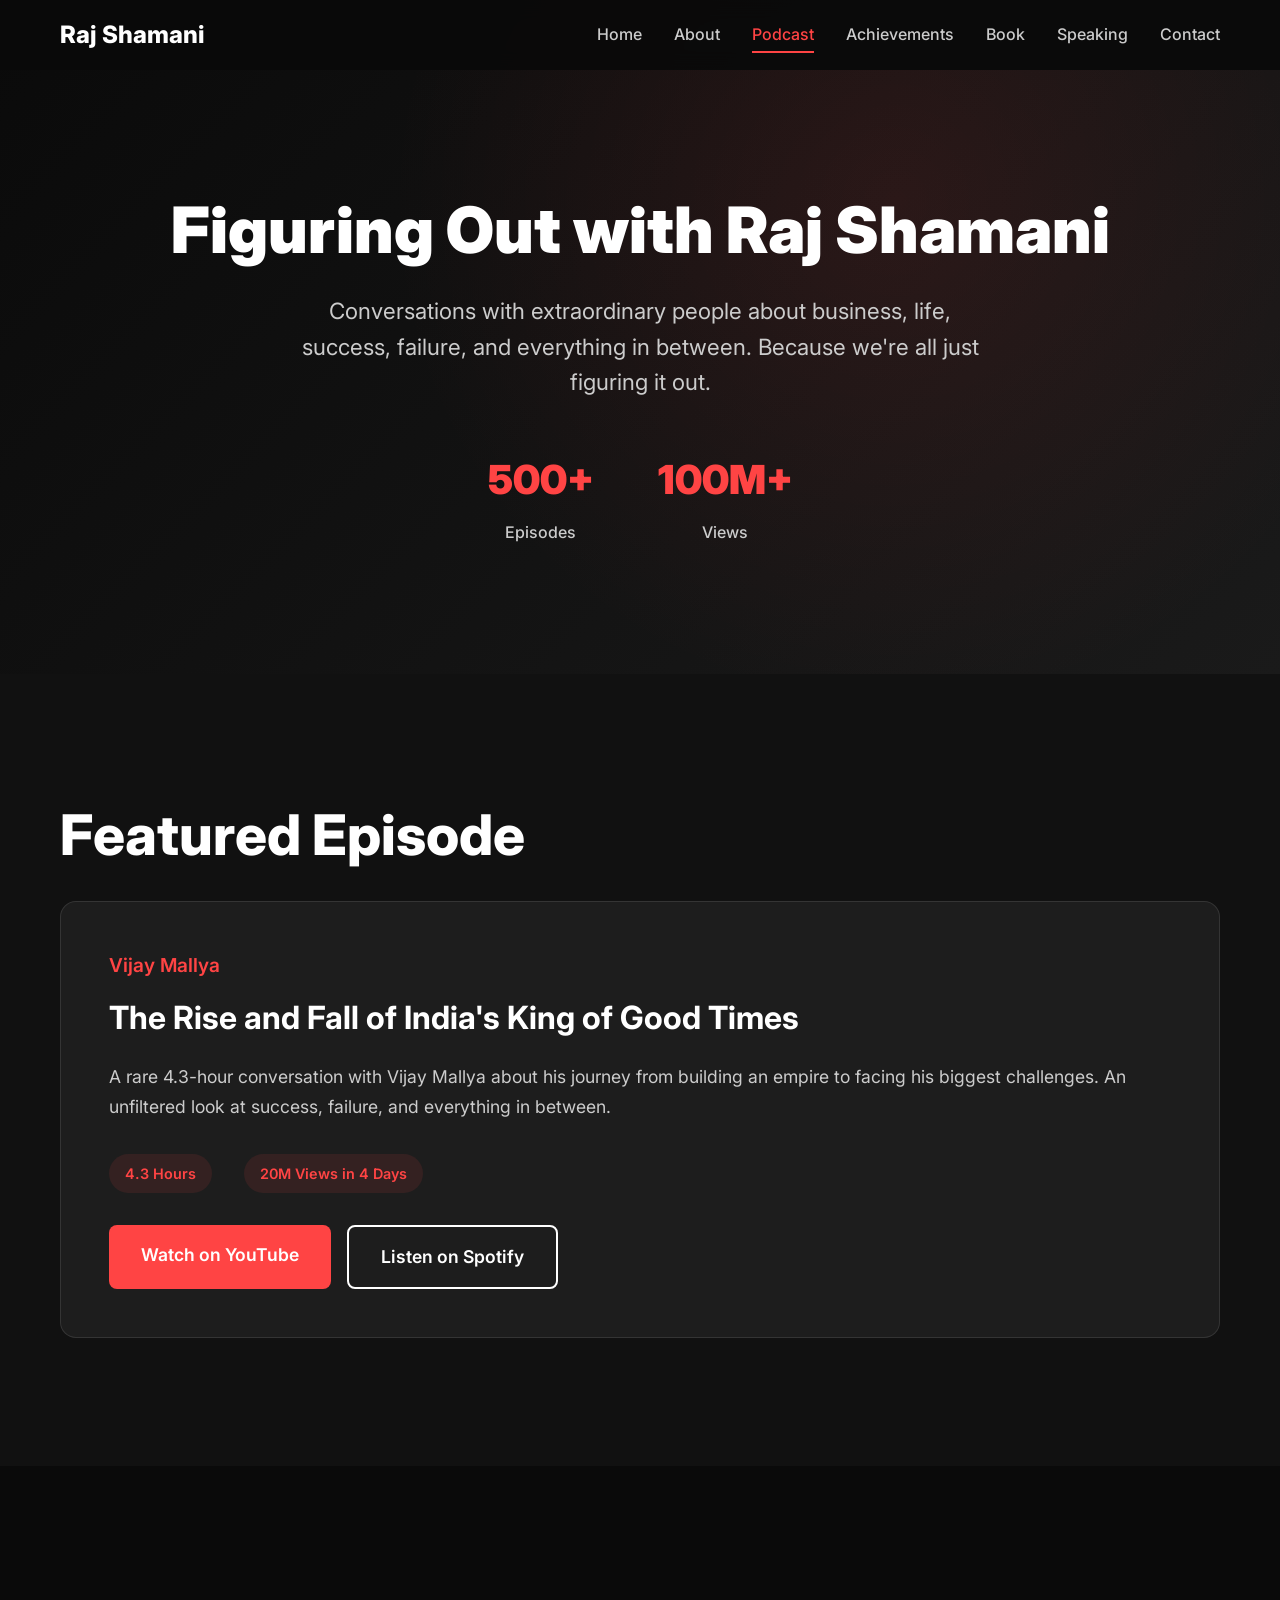
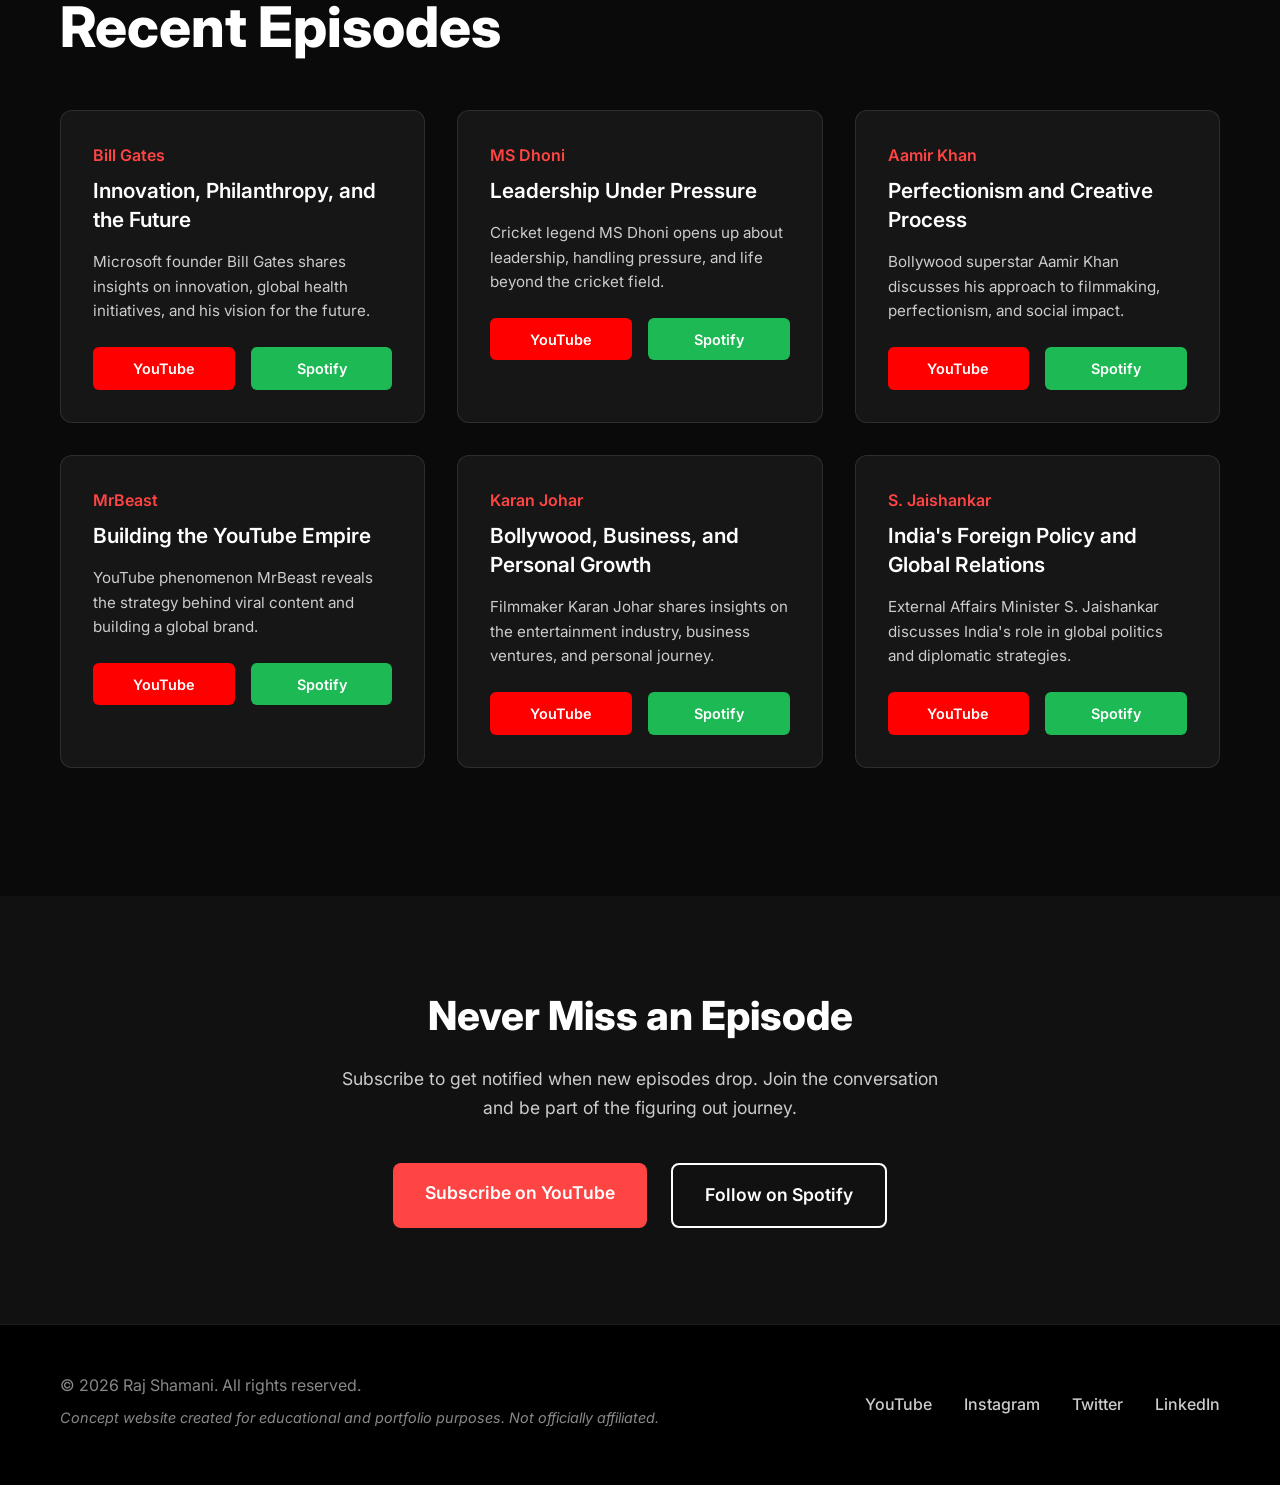
<file: podcast.html>
<!DOCTYPE html>
<html lang="en">
<head>
    <meta charset="UTF-8">
    <meta name="viewport" content="width=device-width, initial-scale=1.0">
    <title>Figuring Out Podcast - Raj Shamani</title>
    <meta name="description" content="Figuring Out with Raj Shamani - Conversations with extraordinary people about business, life, and everything in between.">
    <link rel="stylesheet" href="css/style.css">
    <link rel="stylesheet" href="css/podcast.css">
    <link rel="preconnect" href="https://fonts.googleapis.com">
    <link rel="preconnect" href="https://fonts.gstatic.com" crossorigin>
    <link href="https://fonts.googleapis.com/css2?family=Inter:wght@300;400;500;600;700;800;900&display=swap" rel="stylesheet">
</head>
<body>
    <!-- Navigation -->
    <nav class="navbar">
        <div class="nav-container">
            <div class="nav-logo">
                <a href="index.html">Raj Shamani</a>
            </div>
            <div class="nav-menu" id="nav-menu">
                <a href="index.html" class="nav-link">Home</a>
                <a href="about.html" class="nav-link">About</a>
                <a href="podcast.html" class="nav-link active">Podcast</a>
                <a href="achievements.html" class="nav-link">Achievements</a>
                <a href="book.html" class="nav-link">Book</a>
                <a href="speaking.html" class="nav-link">Speaking</a>
                <a href="contact.html" class="nav-link">Contact</a>
            </div>
            <div class="nav-toggle" id="nav-toggle">
                <span class="bar"></span>
                <span class="bar"></span>
                <span class="bar"></span>
            </div>
        </div>
    </nav>

    <!-- Hero Section -->
    <section class="podcast-hero">
        <div class="container">
            <div class="podcast-hero-content">
                <h1 class="podcast-title">Figuring Out with Raj Shamani</h1>
                <p class="podcast-subtitle">
                    Conversations with extraordinary people about business, life, success, failure, and everything in between. 
                    Because we're all just figuring it out.
                </p>
                <div class="podcast-stats">
                    <div class="stat">
                        <span class="stat-number">500+</span>
                        <span class="stat-label">Episodes</span>
                    </div>
                    <div class="stat">
                        <span class="stat-number">100M+</span>
                        <span class="stat-label">Views</span>
                    </div>
                </div>
            </div>
        </div>
    </section>

    <!-- Featured Episode -->
    <section class="featured-episode">
        <div class="container">
            <h2 class="section-title">Featured Episode</h2>
            <div class="featured-card">
                <div class="featured-content">
                    <div class="featured-guest">Vijay Mallya</div>
                    <h3 class="featured-title">The Rise and Fall of India's King of Good Times</h3>
                    <p class="featured-description">
                        A rare 4.3-hour conversation with Vijay Mallya about his journey from building an empire to facing his biggest challenges. 
                        An unfiltered look at success, failure, and everything in between.
                    </p>
                    <div class="featured-stats">
                        <span class="featured-stat">4.3 Hours</span>
                        <span class="featured-stat">20M Views in 4 Days</span>
                    </div>
                    <div class="featured-buttons">
                        <a href="#" class="btn btn-primary">Watch on YouTube</a>
                        <a href="#" class="btn btn-secondary">Listen on Spotify</a>
                    </div>
                </div>
            </div>
        </div>
    </section>

    <!-- Episodes Grid -->
    <section class="episodes">
        <div class="container">
            <h2 class="section-title">Recent Episodes</h2>
            <div class="episodes-grid">
                <!-- Episode Card 1 -->
                <div class="episode-card">
                    <div class="episode-guest">Bill Gates</div>
                    <h3 class="episode-title">Innovation, Philanthropy, and the Future</h3>
                    <p class="episode-description">
                        Microsoft founder Bill Gates shares insights on innovation, global health initiatives, and his vision for the future.
                    </p>
                    <div class="episode-buttons">
                        <a href="#" class="episode-btn youtube">YouTube</a>
                        <a href="#" class="episode-btn spotify">Spotify</a>
                    </div>
                </div>

                <!-- Episode Card 2 -->
                <div class="episode-card">
                    <div class="episode-guest">MS Dhoni</div>
                    <h3 class="episode-title">Leadership Under Pressure</h3>
                    <p class="episode-description">
                        Cricket legend MS Dhoni opens up about leadership, handling pressure, and life beyond the cricket field.
                    </p>
                    <div class="episode-buttons">
                        <a href="#" class="episode-btn youtube">YouTube</a>
                        <a href="#" class="episode-btn spotify">Spotify</a>
                    </div>
                </div>

                <!-- Episode Card 3 -->
                <div class="episode-card">
                    <div class="episode-guest">Aamir Khan</div>
                    <h3 class="episode-title">Perfectionism and Creative Process</h3>
                    <p class="episode-description">
                        Bollywood superstar Aamir Khan discusses his approach to filmmaking, perfectionism, and social impact.
                    </p>
                    <div class="episode-buttons">
                        <a href="#" class="episode-btn youtube">YouTube</a>
                        <a href="#" class="episode-btn spotify">Spotify</a>
                    </div>
                </div>

                <!-- Episode Card 4 -->
                <div class="episode-card">
                    <div class="episode-guest">MrBeast</div>
                    <h3 class="episode-title">Building the YouTube Empire</h3>
                    <p class="episode-description">
                        YouTube phenomenon MrBeast reveals the strategy behind viral content and building a global brand.
                    </p>
                    <div class="episode-buttons">
                        <a href="#" class="episode-btn youtube">YouTube</a>
                        <a href="#" class="episode-btn spotify">Spotify</a>
                    </div>
                </div>

                <!-- Episode Card 5 -->
                <div class="episode-card">
                    <div class="episode-guest">Karan Johar</div>
                    <h3 class="episode-title">Bollywood, Business, and Personal Growth</h3>
                    <p class="episode-description">
                        Filmmaker Karan Johar shares insights on the entertainment industry, business ventures, and personal journey.
                    </p>
                    <div class="episode-buttons">
                        <a href="#" class="episode-btn youtube">YouTube</a>
                        <a href="#" class="episode-btn spotify">Spotify</a>
                    </div>
                </div>

                <!-- Episode Card 6 -->
                <div class="episode-card">
                    <div class="episode-guest">S. Jaishankar</div>
                    <h3 class="episode-title">India's Foreign Policy and Global Relations</h3>
                    <p class="episode-description">
                        External Affairs Minister S. Jaishankar discusses India's role in global politics and diplomatic strategies.
                    </p>
                    <div class="episode-buttons">
                        <a href="#" class="episode-btn youtube">YouTube</a>
                        <a href="#" class="episode-btn spotify">Spotify</a>
                    </div>
                </div>
            </div>
        </div>
    </section>

    <!-- Subscribe Section -->
    <section class="subscribe">
        <div class="container">
            <div class="subscribe-content">
                <h2 class="subscribe-title">Never Miss an Episode</h2>
                <p class="subscribe-text">
                    Subscribe to get notified when new episodes drop. Join the conversation and be part of the figuring out journey.
                </p>
                <div class="subscribe-buttons">
                    <a href="#" class="btn btn-primary">Subscribe on YouTube</a>
                    <a href="#" class="btn btn-secondary">Follow on Spotify</a>
                </div>
            </div>
        </div>
    </section>

    <!-- Footer -->
    <footer class="footer">
        <div class="container">
            <div class="footer-content">
                <div class="footer-text">
                    <p>&copy; 2026 Raj Shamani. All rights reserved.</p>
                    <p class="disclaimer">Concept website created for educational and portfolio purposes. Not officially affiliated.</p>
                </div>
                <div class="footer-social">
                    <a href="#" class="social-link">YouTube</a>
                    <a href="#" class="social-link">Instagram</a>
                    <a href="#" class="social-link">Twitter</a>
                    <a href="#" class="social-link">LinkedIn</a>
                </div>
            </div>
        </div>
    </footer>

    <script src="js/script.js"></script>
</body>
</html>
</file>
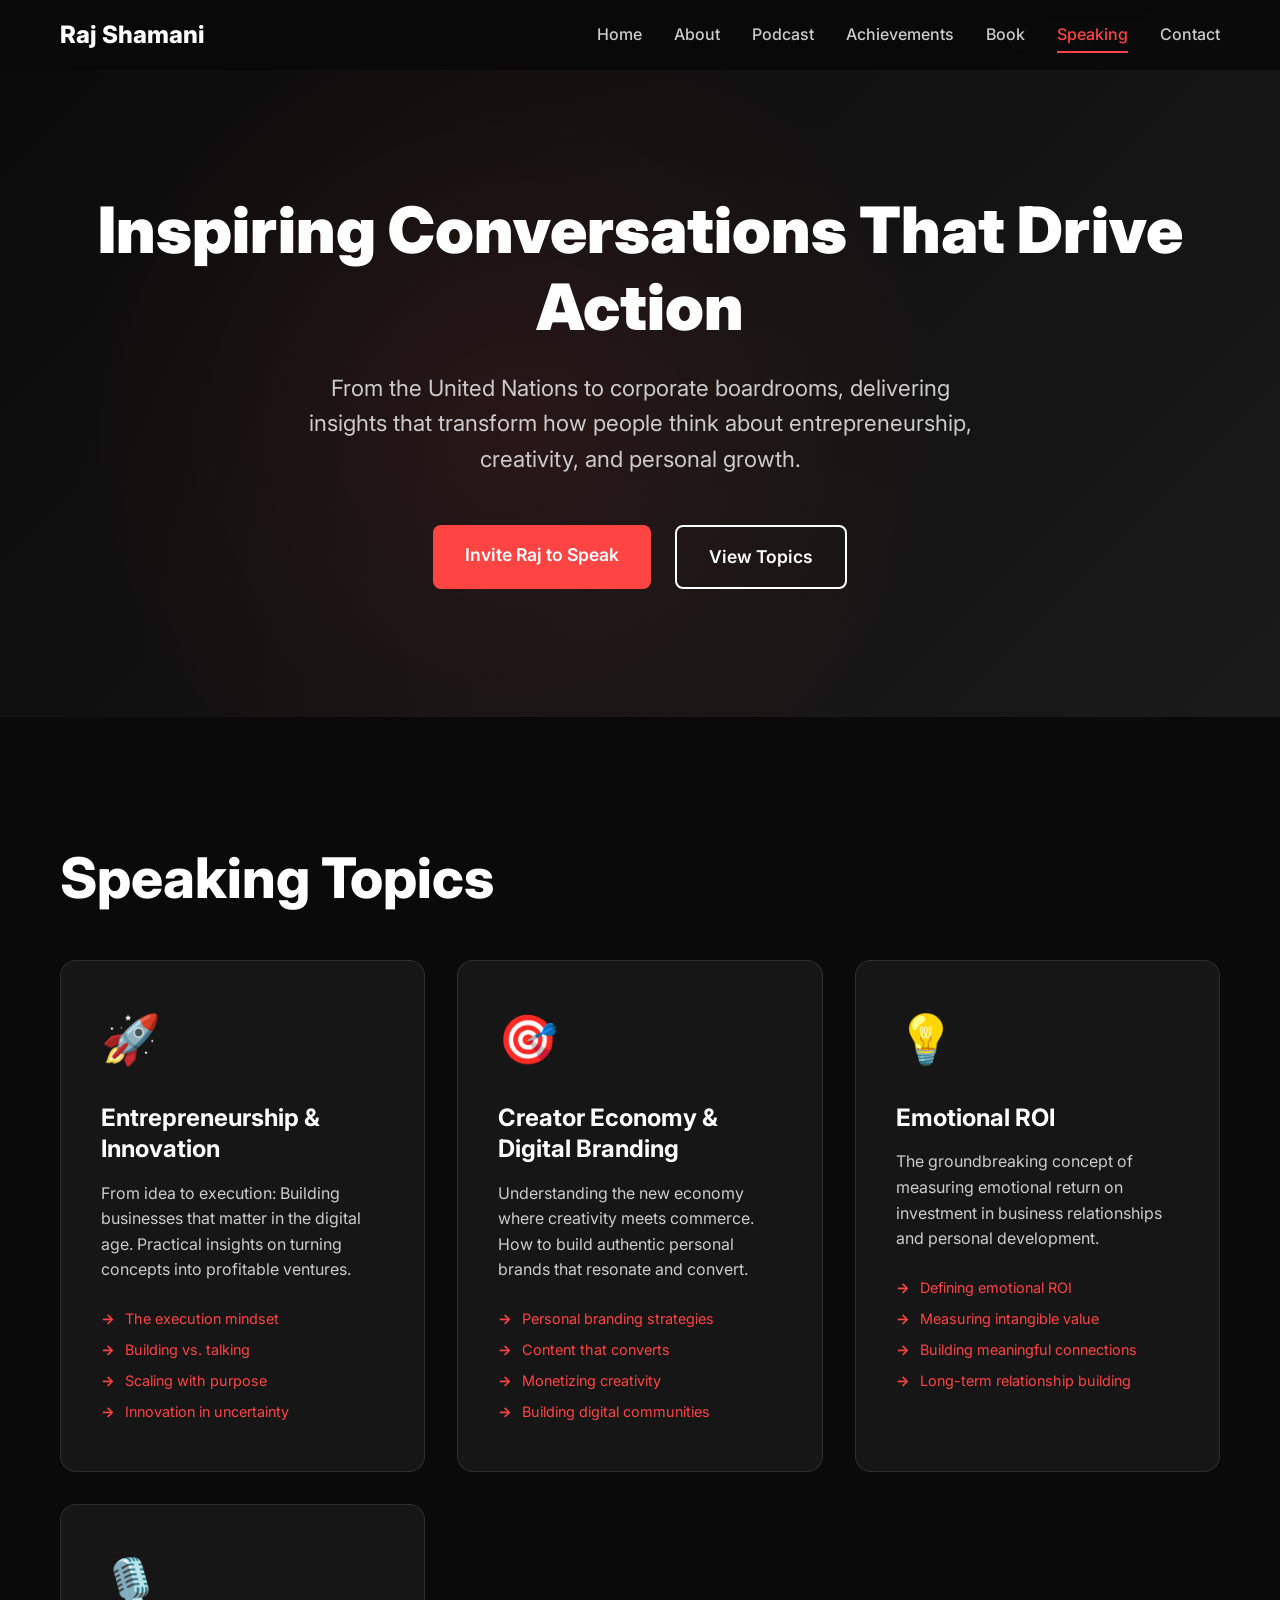
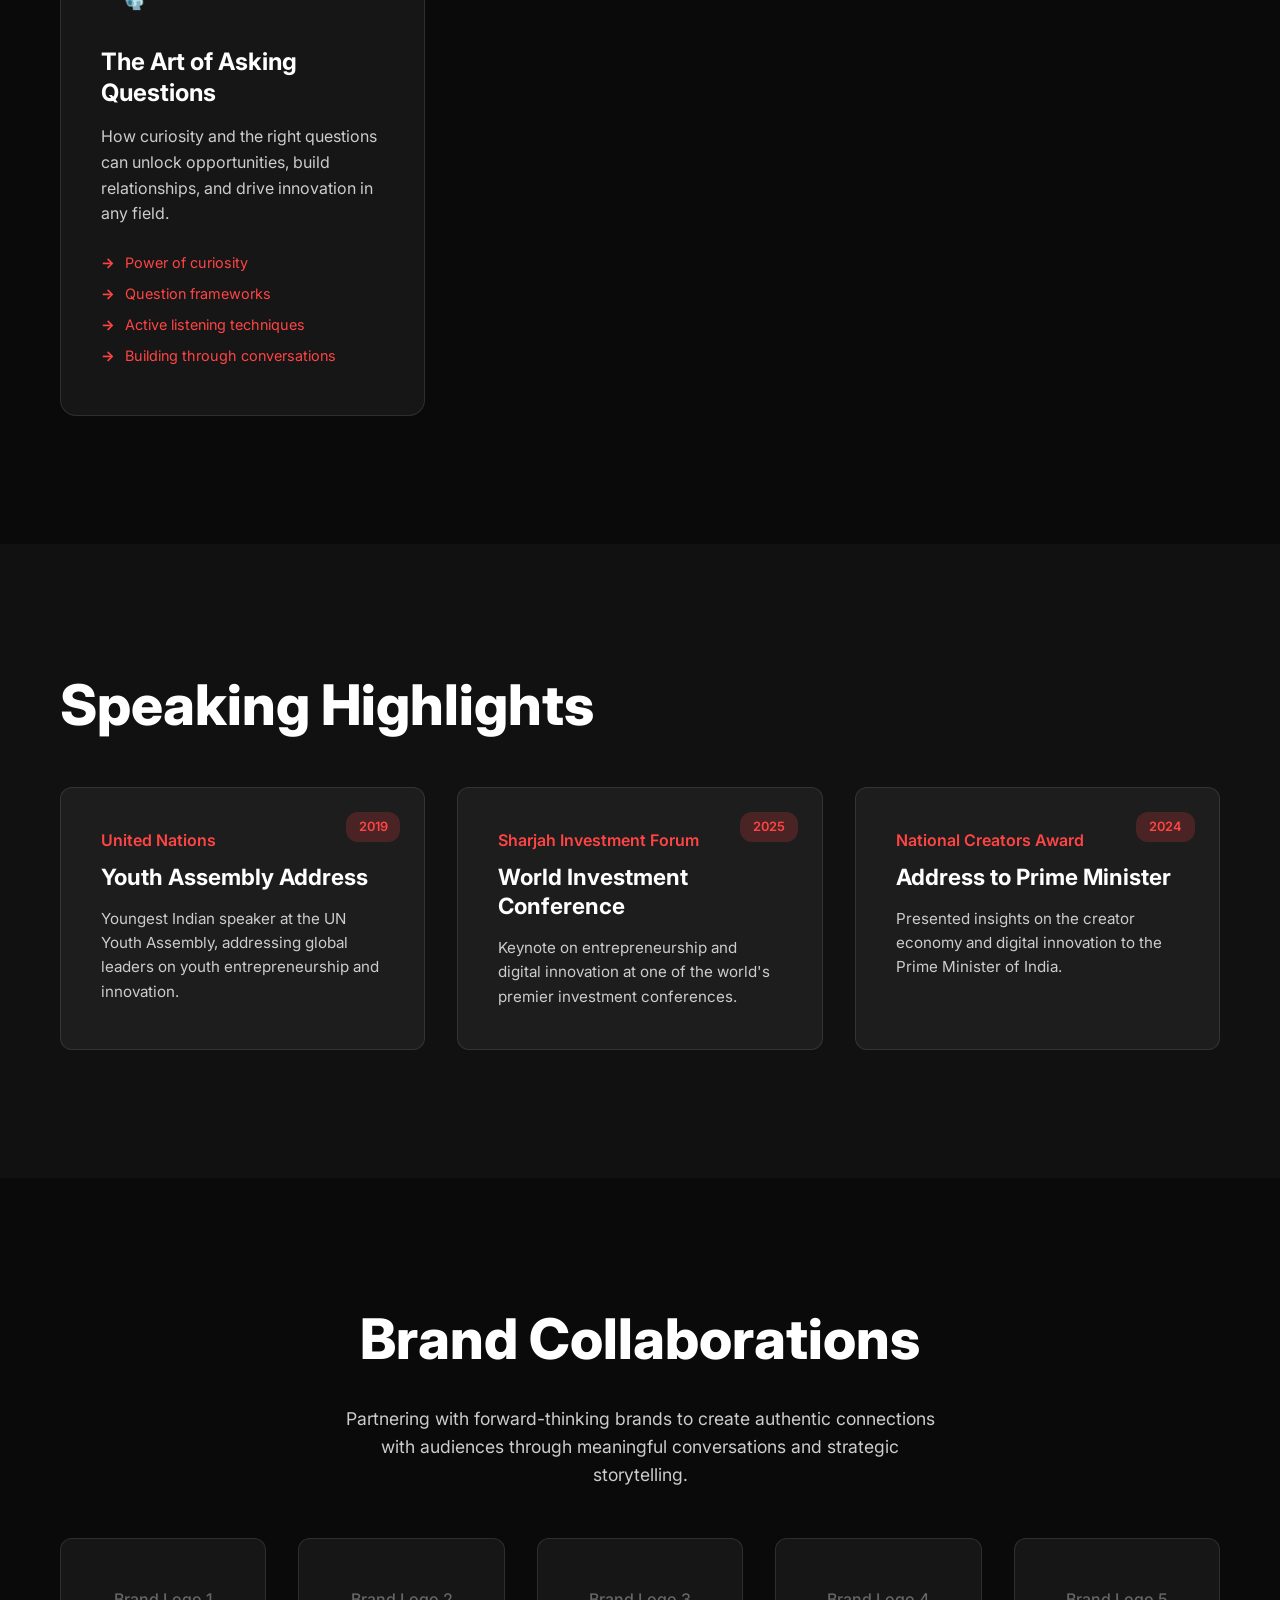
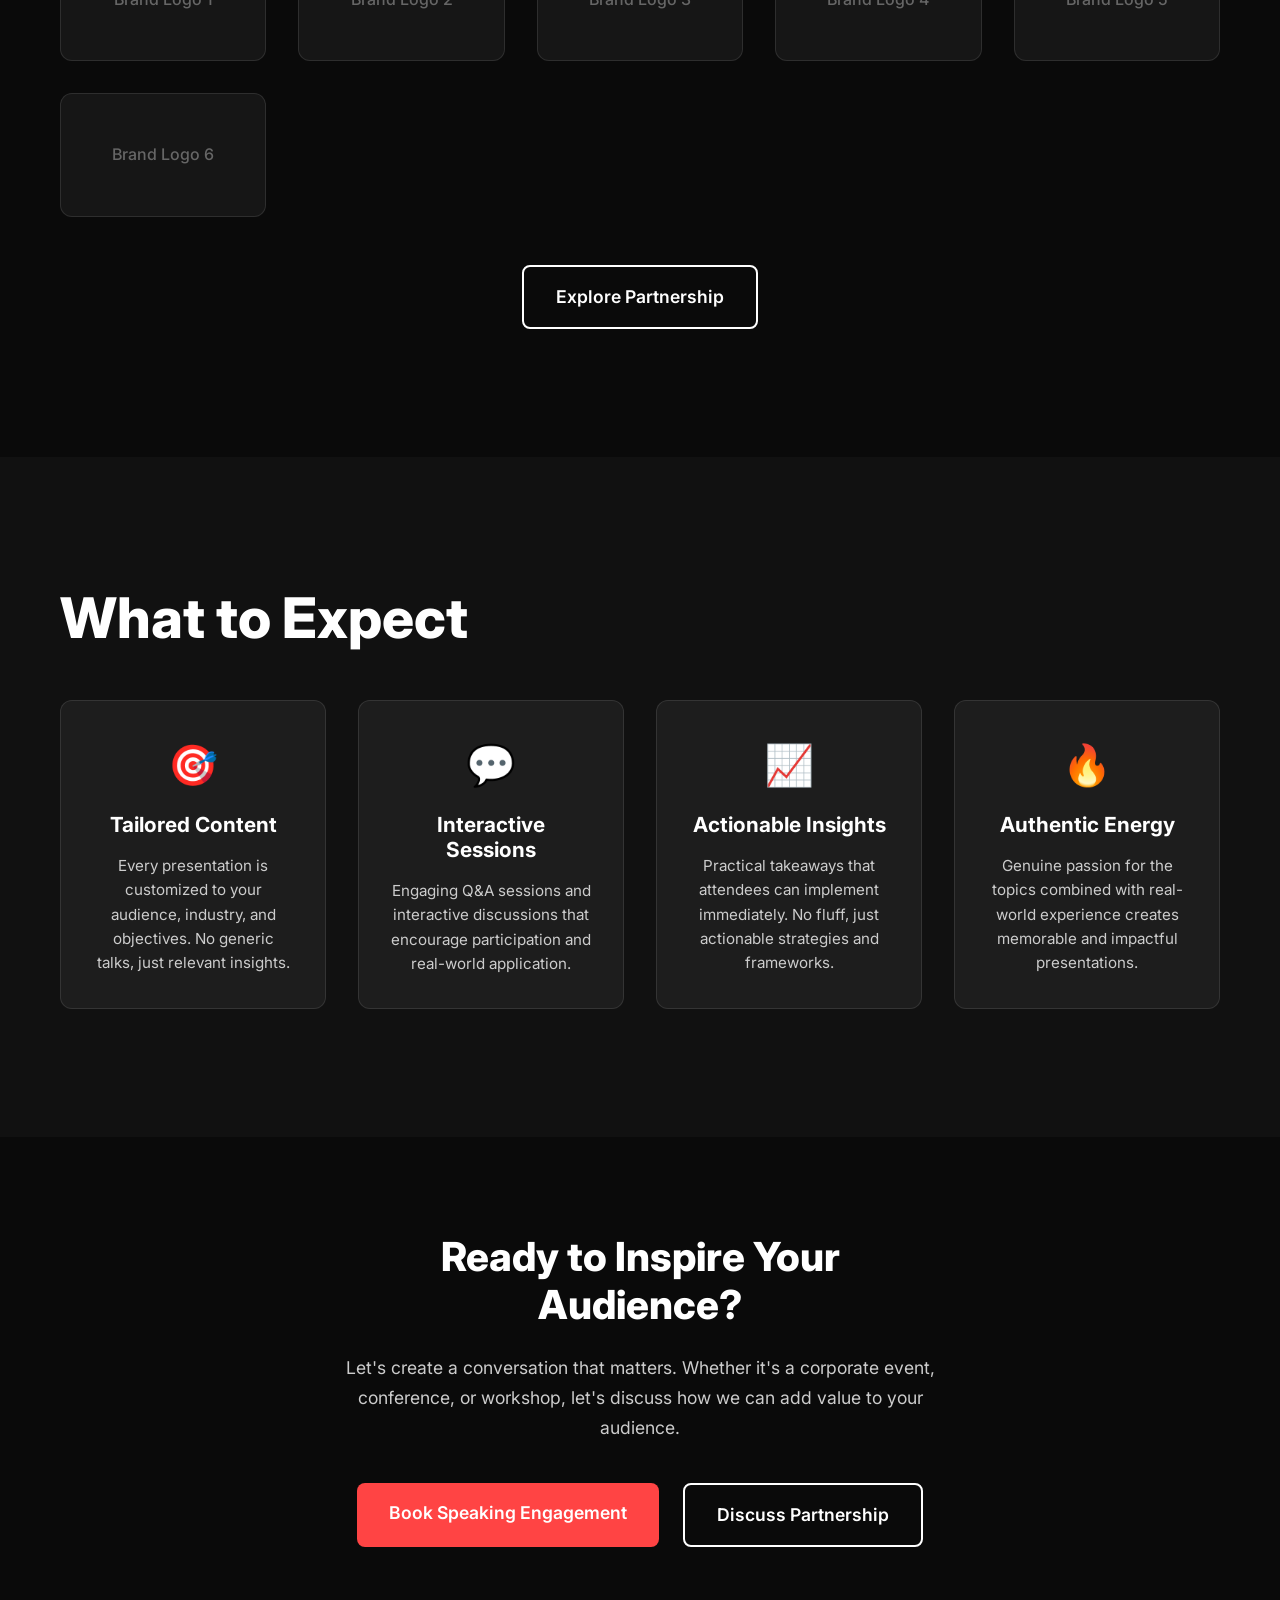
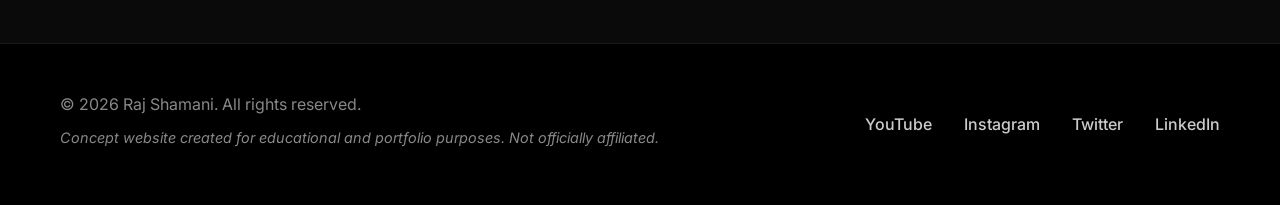
<file: speaking.html>
<!DOCTYPE html>
<html lang="en">
<head>
    <meta charset="UTF-8">
    <meta name="viewport" content="width=device-width, initial-scale=1.0">
    <title>Speaking & Brand Work - Raj Shamani</title>
    <meta name="description" content="Invite Raj Shamani to speak at your event. Topics include entrepreneurship, creator economy, personal branding, and emotional ROI.">
    <link rel="stylesheet" href="css/style.css">
    <link rel="stylesheet" href="css/speaking.css">
    <link rel="preconnect" href="https://fonts.googleapis.com">
    <link rel="preconnect" href="https://fonts.gstatic.com" crossorigin>
    <link href="https://fonts.googleapis.com/css2?family=Inter:wght@300;400;500;600;700;800;900&display=swap" rel="stylesheet">
</head>
<body>
    <!-- Navigation -->
    <nav class="navbar">
        <div class="nav-container">
            <div class="nav-logo">
                <a href="index.html">Raj Shamani</a>
            </div>
            <div class="nav-menu" id="nav-menu">
                <a href="index.html" class="nav-link">Home</a>
                <a href="about.html" class="nav-link">About</a>
                <a href="podcast.html" class="nav-link">Podcast</a>
                <a href="achievements.html" class="nav-link">Achievements</a>
                <a href="book.html" class="nav-link">Book</a>
                <a href="speaking.html" class="nav-link active">Speaking</a>
                <a href="contact.html" class="nav-link">Contact</a>
            </div>
            <div class="nav-toggle" id="nav-toggle">
                <span class="bar"></span>
                <span class="bar"></span>
                <span class="bar"></span>
            </div>
        </div>
    </nav>

    <!-- Hero Section -->
    <section class="speaking-hero">
        <div class="container">
            <div class="speaking-hero-content">
                <h1 class="speaking-title">Inspiring Conversations That Drive Action</h1>
                <p class="speaking-subtitle">
                    From the United Nations to corporate boardrooms, delivering insights that transform 
                    how people think about entrepreneurship, creativity, and personal growth.
                </p>
                <div class="speaking-cta">
                    <a href="contact.html" class="btn btn-primary">Invite Raj to Speak</a>
                    <a href="#topics" class="btn btn-secondary">View Topics</a>
                </div>
            </div>
        </div>
    </section>

    <!-- Speaking Topics -->
    <section class="speaking-topics" id="topics">
        <div class="container">
            <h2 class="section-title">Speaking Topics</h2>
            <div class="topics-grid">
                <div class="topic-card">
                    <div class="topic-icon">🚀</div>
                    <h3 class="topic-title">Entrepreneurship & Innovation</h3>
                    <p class="topic-description">
                        From idea to execution: Building businesses that matter in the digital age. 
                        Practical insights on turning concepts into profitable ventures.
                    </p>
                    <ul class="topic-points">
                        <li>The execution mindset</li>
                        <li>Building vs. talking</li>
                        <li>Scaling with purpose</li>
                        <li>Innovation in uncertainty</li>
                    </ul>
                </div>

                <div class="topic-card">
                    <div class="topic-icon">🎯</div>
                    <h3 class="topic-title">Creator Economy & Digital Branding</h3>
                    <p class="topic-description">
                        Understanding the new economy where creativity meets commerce. 
                        How to build authentic personal brands that resonate and convert.
                    </p>
                    <ul class="topic-points">
                        <li>Personal branding strategies</li>
                        <li>Content that converts</li>
                        <li>Monetizing creativity</li>
                        <li>Building digital communities</li>
                    </ul>
                </div>

                <div class="topic-card">
                    <div class="topic-icon">💡</div>
                    <h3 class="topic-title">Emotional ROI</h3>
                    <p class="topic-description">
                        The groundbreaking concept of measuring emotional return on investment 
                        in business relationships and personal development.
                    </p>
                    <ul class="topic-points">
                        <li>Defining emotional ROI</li>
                        <li>Measuring intangible value</li>
                        <li>Building meaningful connections</li>
                        <li>Long-term relationship building</li>
                    </ul>
                </div>

                <div class="topic-card">
                    <div class="topic-icon">🎙️</div>
                    <h3 class="topic-title">The Art of Asking Questions</h3>
                    <p class="topic-description">
                        How curiosity and the right questions can unlock opportunities, 
                        build relationships, and drive innovation in any field.
                    </p>
                    <ul class="topic-points">
                        <li>Power of curiosity</li>
                        <li>Question frameworks</li>
                        <li>Active listening techniques</li>
                        <li>Building through conversations</li>
                    </ul>
                </div>
            </div>
        </div>
    </section>

    <!-- Speaking Highlights -->
    <section class="speaking-highlights">
        <div class="container">
            <h2 class="section-title">Speaking Highlights</h2>
            <div class="highlights-grid">
                <div class="highlight-card">
                    <div class="highlight-venue">United Nations</div>
                    <h3 class="highlight-title">Youth Assembly Address</h3>
                    <p class="highlight-description">
                        Youngest Indian speaker at the UN Youth Assembly, addressing global leaders 
                        on youth entrepreneurship and innovation.
                    </p>
                    <div class="highlight-year">2019</div>
                </div>

                <div class="highlight-card">
                    <div class="highlight-venue">Sharjah Investment Forum</div>
                    <h3 class="highlight-title">World Investment Conference</h3>
                    <p class="highlight-description">
                        Keynote on entrepreneurship and digital innovation at one of the world's 
                        premier investment conferences.
                    </p>
                    <div class="highlight-year">2025</div>
                </div>

                <div class="highlight-card">
                    <div class="highlight-venue">National Creators Award</div>
                    <h3 class="highlight-title">Address to Prime Minister</h3>
                    <p class="highlight-description">
                        Presented insights on the creator economy and digital innovation 
                        to the Prime Minister of India.
                    </p>
                    <div class="highlight-year">2024</div>
                </div>
            </div>
        </div>
    </section>

    <!-- Brand Collaborations -->
    <section class="brand-collaborations">
        <div class="container">
            <h2 class="section-title">Brand Collaborations</h2>
            <p class="section-subtitle">
                Partnering with forward-thinking brands to create authentic connections with audiences 
                through meaningful conversations and strategic storytelling.
            </p>
            <div class="brands-grid">
                <div class="brand-placeholder">Brand Logo 1</div>
                <div class="brand-placeholder">Brand Logo 2</div>
                <div class="brand-placeholder">Brand Logo 3</div>
                <div class="brand-placeholder">Brand Logo 4</div>
                <div class="brand-placeholder">Brand Logo 5</div>
                <div class="brand-placeholder">Brand Logo 6</div>
            </div>
            <div class="brand-cta">
                <a href="contact.html" class="btn btn-secondary">Explore Partnership</a>
            </div>
        </div>
    </section>

    <!-- What to Expect -->
    <section class="what-to-expect">
        <div class="container">
            <h2 class="section-title">What to Expect</h2>
            <div class="expect-grid">
                <div class="expect-card">
                    <div class="expect-icon">🎯</div>
                    <h3 class="expect-title">Tailored Content</h3>
                    <p class="expect-description">
                        Every presentation is customized to your audience, industry, and objectives. 
                        No generic talks, just relevant insights.
                    </p>
                </div>
                <div class="expect-card">
                    <div class="expect-icon">💬</div>
                    <h3 class="expect-title">Interactive Sessions</h3>
                    <p class="expect-description">
                        Engaging Q&A sessions and interactive discussions that encourage 
                        participation and real-world application.
                    </p>
                </div>
                <div class="expect-card">
                    <div class="expect-icon">📈</div>
                    <h3 class="expect-title">Actionable Insights</h3>
                    <p class="expect-description">
                        Practical takeaways that attendees can implement immediately. 
                        No fluff, just actionable strategies and frameworks.
                    </p>
                </div>
                <div class="expect-card">
                    <div class="expect-icon">🔥</div>
                    <h3 class="expect-title">Authentic Energy</h3>
                    <p class="expect-description">
                        Genuine passion for the topics combined with real-world experience 
                        creates memorable and impactful presentations.
                    </p>
                </div>
            </div>
        </div>
    </section>

    <!-- Booking CTA -->
    <section class="booking-cta">
        <div class="container">
            <div class="cta-content">
                <h2 class="cta-title">Ready to Inspire Your Audience?</h2>
                <p class="cta-text">
                    Let's create a conversation that matters. Whether it's a corporate event, 
                    conference, or workshop, let's discuss how we can add value to your audience.
                </p>
                <div class="cta-buttons">
                    <a href="contact.html" class="btn btn-primary">Book Speaking Engagement</a>
                    <a href="contact.html" class="btn btn-secondary">Discuss Partnership</a>
                </div>
            </div>
        </div>
    </section>

    <!-- Footer -->
    <footer class="footer">
        <div class="container">
            <div class="footer-content">
                <div class="footer-text">
                    <p>&copy; 2026 Raj Shamani. All rights reserved.</p>
                    <p class="disclaimer">Concept website created for educational and portfolio purposes. Not officially affiliated.</p>
                </div>
                <div class="footer-social">
                    <a href="#" class="social-link">YouTube</a>
                    <a href="#" class="social-link">Instagram</a>
                    <a href="#" class="social-link">Twitter</a>
                    <a href="#" class="social-link">LinkedIn</a>
                </div>
            </div>
        </div>
    </footer>

    <script src="js/script.js"></script>
</body>
</html>
</file>
<file: css/style.css>
/* Reset and Base Styles */
* {
    margin: 0;
    padding: 0;
    box-sizing: border-box;
}

html {
    scroll-behavior: smooth;
}

body {
    font-family: 'Inter', -apple-system, BlinkMacSystemFont, 'Segoe UI', Roboto, sans-serif;
    background-color: #0a0a0a;
    color: #ffffff;
    line-height: 1.6;
    overflow-x: hidden;
}

.container {
    max-width: 1200px;
    margin: 0 auto;
    padding: 0 20px;
}

/* Typography */
h1, h2, h3, h4, h5, h6 {
    font-weight: 700;
    line-height: 1.2;
    margin-bottom: 1rem;
}

.section-title {
    font-size: clamp(2rem, 5vw, 3.5rem);
    font-weight: 800;
    margin-bottom: 2rem;
    color: #ffffff;
}

/* Navigation */
.navbar {
    position: fixed;
    top: 0;
    width: 100%;
    background: rgba(10, 10, 10, 0.95);
    backdrop-filter: blur(10px);
    z-index: 1000;
    padding: 1rem 0;
    transition: all 0.3s ease;
}

.nav-container {
    max-width: 1200px;
    margin: 0 auto;
    padding: 0 20px;
    display: flex;
    justify-content: space-between;
    align-items: center;
}

.nav-logo a {
    font-size: 1.5rem;
    font-weight: 800;
    color: #ffffff;
    text-decoration: none;
    transition: color 0.3s ease;
}

.nav-logo a:hover {
    color: #ff4444;
}

.nav-menu {
    display: flex;
    gap: 2rem;
}

.nav-link {
    color: #cccccc;
    text-decoration: none;
    font-weight: 500;
    transition: color 0.3s ease;
    position: relative;
}

.nav-link:hover {
    color: #ffffff;
}

.nav-link::after {
    content: '';
    position: absolute;
    bottom: -5px;
    left: 0;
    width: 0;
    height: 2px;
    background: #ff4444;
    transition: width 0.3s ease;
}

.nav-link:hover::after {
    width: 100%;
}

.nav-toggle {
    display: none;
    flex-direction: column;
    cursor: pointer;
}

.bar {
    width: 25px;
    height: 3px;
    background: #ffffff;
    margin: 3px 0;
    transition: 0.3s;
}

/* Hero Section */
.hero {
    min-height: 100vh;
    display: flex;
    align-items: center;
    justify-content: center;
    text-align: center;
    background: linear-gradient(135deg, #0a0a0a 0%, #1a1a1a 100%);
    position: relative;
}

.hero::before {
    content: '';
    position: absolute;
    top: 0;
    left: 0;
    right: 0;
    bottom: 0;
    background: radial-gradient(circle at 50% 50%, rgba(255, 68, 68, 0.1) 0%, transparent 70%);
    pointer-events: none;
}

.hero-content {
    position: relative;
    z-index: 2;
}

.hero-title {
    font-size: clamp(3rem, 8vw, 6rem);
    font-weight: 900;
    margin-bottom: 2rem;
    line-height: 1.1;
}

.title-line {
    display: block;
    opacity: 0;
    transform: translateY(50px);
    animation: fadeInUp 0.8s ease forwards;
}

.title-line:nth-child(2) {
    animation-delay: 0.2s;
}

.title-line:nth-child(3) {
    animation-delay: 0.4s;
    color: #ff4444;
}

.hero-subtitle {
    font-size: clamp(1.1rem, 3vw, 1.5rem);
    color: #cccccc;
    max-width: 600px;
    margin: 0 auto 3rem;
    opacity: 0;
    animation: fadeInUp 0.8s ease 0.6s forwards;
}

.hero-cta {
    display: flex;
    gap: 1.5rem;
    justify-content: center;
    flex-wrap: wrap;
    opacity: 0;
    animation: fadeInUp 0.8s ease 0.8s forwards;
}

/* Buttons */
.btn {
    display: inline-block;
    padding: 1rem 2rem;
    font-size: 1.1rem;
    font-weight: 600;
    text-decoration: none;
    border-radius: 8px;
    transition: all 0.3s ease;
    cursor: pointer;
    border: none;
    text-align: center;
}

.btn-primary {
    background: #ff4444;
    color: #ffffff;
}

.btn-primary:hover {
    background: #ff3333;
    transform: translateY(-2px);
    box-shadow: 0 10px 30px rgba(255, 68, 68, 0.3);
}

.btn-secondary {
    background: transparent;
    color: #ffffff;
    border: 2px solid #ffffff;
}

.btn-secondary:hover {
    background: #ffffff;
    color: #0a0a0a;
    transform: translateY(-2px);
}

/* Intro Section */
.intro {
    padding: 8rem 0;
    background: #0a0a0a;
}

.intro-content {
    max-width: 800px;
    margin: 0 auto;
    text-align: center;
}

.intro-text {
    font-size: 1.2rem;
    color: #cccccc;
    margin-bottom: 2rem;
    line-height: 1.8;
}

/* Stats Section */
.stats {
    padding: 6rem 0;
    background: #111111;
}

.stats-grid {
    display: grid;
    grid-template-columns: repeat(auto-fit, minmax(250px, 1fr));
    gap: 3rem;
    text-align: center;
}

.stat-card {
    padding: 2rem;
    background: rgba(255, 255, 255, 0.05);
    border-radius: 12px;
    border: 1px solid rgba(255, 255, 255, 0.1);
    transition: all 0.3s ease;
}

.stat-card:hover {
    transform: translateY(-5px);
    background: rgba(255, 255, 255, 0.08);
    border-color: rgba(255, 68, 68, 0.3);
}

.stat-number {
    font-size: 3rem;
    font-weight: 900;
    color: #ff4444;
    margin-bottom: 0.5rem;
}

.stat-label {
    font-size: 1.1rem;
    color: #cccccc;
    font-weight: 500;
}

/* Footer */
.footer {
    background: #000000;
    padding: 3rem 0;
    border-top: 1px solid rgba(255, 255, 255, 0.1);
}

.footer-content {
    display: flex;
    justify-content: space-between;
    align-items: center;
    flex-wrap: wrap;
    gap: 2rem;
}

.footer-text p {
    color: #888888;
    margin-bottom: 0.5rem;
}

.disclaimer {
    font-size: 0.9rem;
    font-style: italic;
}

.footer-social {
    display: flex;
    gap: 2rem;
}

.social-link {
    color: #cccccc;
    text-decoration: none;
    font-weight: 500;
    transition: color 0.3s ease;
}

.social-link:hover {
    color: #ff4444;
}

/* Animations */
@keyframes fadeInUp {
    from {
        opacity: 0;
        transform: translateY(50px);
    }
    to {
        opacity: 1;
        transform: translateY(0);
    }
}

/* Responsive Design */
@media (max-width: 768px) {
    .nav-menu {
        position: fixed;
        left: -100%;
        top: 70px;
        flex-direction: column;
        background-color: rgba(10, 10, 10, 0.98);
        width: 100%;
        text-align: center;
        transition: 0.3s;
        padding: 2rem 0;
        backdrop-filter: blur(10px);
    }

    .nav-menu.active {
        left: 0;
    }

    .nav-toggle {
        display: flex;
    }

    .nav-toggle.active .bar:nth-child(2) {
        opacity: 0;
    }

    .nav-toggle.active .bar:nth-child(1) {
        transform: translateY(8px) rotate(45deg);
    }

    .nav-toggle.active .bar:nth-child(3) {
        transform: translateY(-8px) rotate(-45deg);
    }

    .hero-cta {
        flex-direction: column;
        align-items: center;
    }

    .btn {
        width: 100%;
        max-width: 300px;
    }

    .stats-grid {
        grid-template-columns: 1fr;
        gap: 2rem;
    }

    .footer-content {
        flex-direction: column;
        text-align: center;
    }
}

@media (max-width: 480px) {
    .container {
        padding: 0 15px;
    }

    .hero {
        padding: 2rem 0;
    }

    .intro {
        padding: 4rem 0;
    }

    .stats {
        padding: 4rem 0;
    }
}
</file>
<file: css/about.css>
/* About Page Specific Styles */

.about-hero {
    padding: 12rem 0 8rem;
    background: linear-gradient(135deg, #0a0a0a 0%, #1a1a1a 100%);
    text-align: center;
    position: relative;
}

.about-hero::before {
    content: '';
    position: absolute;
    top: 0;
    left: 0;
    right: 0;
    bottom: 0;
    background: radial-gradient(circle at 30% 70%, rgba(255, 68, 68, 0.1) 0%, transparent 50%);
    pointer-events: none;
}

.about-hero-content {
    position: relative;
    z-index: 2;
}

.about-title {
    font-size: clamp(2.5rem, 6vw, 4rem);
    font-weight: 900;
    margin-bottom: 1.5rem;
    color: #ffffff;
}

.about-subtitle {
    font-size: clamp(1.1rem, 3vw, 1.4rem);
    color: #cccccc;
    max-width: 600px;
    margin: 0 auto;
    line-height: 1.6;
}

/* Story Section */
.story {
    padding: 8rem 0;
    background: #0a0a0a;
}

.story-content {
    max-width: 800px;
    margin: 0 auto;
}

.story-section {
    margin-bottom: 4rem;
    opacity: 0;
    transform: translateY(30px);
    transition: all 0.6s ease;
}

.story-section.visible {
    opacity: 1;
    transform: translateY(0);
}

.story-heading {
    font-size: 2rem;
    font-weight: 700;
    color: #ffffff;
    margin-bottom: 1.5rem;
    position: relative;
    padding-left: 1rem;
}

.story-heading::before {
    content: '';
    position: absolute;
    left: 0;
    top: 0;
    bottom: 0;
    width: 4px;
    background: #ff4444;
    border-radius: 2px;
}

.story-text {
    font-size: 1.1rem;
    color: #cccccc;
    line-height: 1.8;
    margin-bottom: 1.5rem;
}

.story-text:last-child {
    margin-bottom: 0;
}

/* Philosophy Quote */
.philosophy-quote {
    margin: 3rem 0;
    text-align: center;
    position: relative;
}

.philosophy-quote::before {
    content: '';
    position: absolute;
    top: -20px;
    left: 50%;
    transform: translateX(-50%);
    width: 60px;
    height: 4px;
    background: #ff4444;
    border-radius: 2px;
}

.philosophy-quote blockquote {
    font-size: clamp(1.5rem, 4vw, 2.2rem);
    font-weight: 600;
    color: #ffffff;
    font-style: italic;
    margin: 0;
    padding: 2rem;
    background: rgba(255, 68, 68, 0.05);
    border-radius: 12px;
    border: 1px solid rgba(255, 68, 68, 0.2);
    position: relative;
}

.philosophy-quote blockquote::before {
    content: '"';
    font-size: 4rem;
    color: #ff4444;
    position: absolute;
    top: -10px;
    left: 20px;
    font-family: serif;
}

.philosophy-quote blockquote::after {
    content: '"';
    font-size: 4rem;
    color: #ff4444;
    position: absolute;
    bottom: -30px;
    right: 20px;
    font-family: serif;
}

/* Active navigation link */
.nav-link.active {
    color: #ff4444;
}

.nav-link.active::after {
    width: 100%;
}

/* Responsive Design */
@media (max-width: 768px) {
    .about-hero {
        padding: 10rem 0 6rem;
    }

    .story {
        padding: 6rem 0;
    }

    .story-section {
        margin-bottom: 3rem;
    }

    .story-heading {
        font-size: 1.6rem;
    }

    .story-text {
        font-size: 1rem;
    }

    .philosophy-quote {
        margin: 2rem 0;
    }

    .philosophy-quote blockquote {
        padding: 1.5rem;
    }

    .philosophy-quote blockquote::before,
    .philosophy-quote blockquote::after {
        font-size: 3rem;
    }

    .philosophy-quote blockquote::before {
        top: -5px;
        left: 15px;
    }

    .philosophy-quote blockquote::after {
        bottom: -25px;
        right: 15px;
    }
}

@media (max-width: 480px) {
    .about-hero {
        padding: 8rem 0 4rem;
    }

    .story {
        padding: 4rem 0;
    }

    .story-heading {
        font-size: 1.4rem;
        padding-left: 0.8rem;
    }

    .story-heading::before {
        width: 3px;
    }

    .philosophy-quote blockquote {
        padding: 1rem;
    }
}
</file>
<file: css/achievements.css>
/* Achievements Page Specific Styles */

.achievements-hero {
    padding: 12rem 0 8rem;
    background: linear-gradient(135deg, #0a0a0a 0%, #1a1a1a 100%);
    text-align: center;
    position: relative;
}

.achievements-hero::before {
    content: '';
    position: absolute;
    top: 0;
    left: 0;
    right: 0;
    bottom: 0;
    background: radial-gradient(circle at 20% 80%, rgba(255, 68, 68, 0.1) 0%, transparent 50%);
    pointer-events: none;
}

.achievements-hero-content {
    position: relative;
    z-index: 2;
}

.achievements-title {
    font-size: clamp(2.5rem, 6vw, 4rem);
    font-weight: 900;
    margin-bottom: 1.5rem;
    color: #ffffff;
}

.achievements-subtitle {
    font-size: clamp(1.1rem, 3vw, 1.4rem);
    color: #cccccc;
    max-width: 700px;
    margin: 0 auto;
    line-height: 1.6;
}

/* Major Achievements */
.major-achievements {
    padding: 8rem 0;
    background: #0a0a0a;
}

.achievements-grid {
    display: grid;
    grid-template-columns: repeat(auto-fit, minmax(350px, 1fr));
    gap: 2rem;
    margin-top: 3rem;
}

.achievement-card {
    background: rgba(255, 255, 255, 0.05);
    border-radius: 16px;
    padding: 2.5rem;
    border: 1px solid rgba(255, 255, 255, 0.1);
    transition: all 0.3s ease;
    position: relative;
    overflow: hidden;
}

.achievement-card::before {
    content: '';
    position: absolute;
    top: 0;
    left: 0;
    right: 0;
    height: 4px;
    background: linear-gradient(90deg, #ff4444, #ff6666);
    transform: scaleX(0);
    transition: transform 0.3s ease;
}

.achievement-card:hover {
    transform: translateY(-8px);
    background: rgba(255, 255, 255, 0.08);
    border-color: rgba(255, 68, 68, 0.3);
}

.achievement-card:hover::before {
    transform: scaleX(1);
}

.achievement-card.featured {
    background: rgba(255, 68, 68, 0.1);
    border-color: rgba(255, 68, 68, 0.3);
}

.achievement-card.featured::before {
    transform: scaleX(1);
}

.achievement-icon {
    font-size: 3rem;
    margin-bottom: 1.5rem;
    display: block;
}

.achievement-title {
    font-size: 1.5rem;
    font-weight: 700;
    color: #ffffff;
    margin-bottom: 0.5rem;
    line-height: 1.3;
}

.achievement-subtitle {
    font-size: 1rem;
    color: #ff4444;
    font-weight: 600;
    margin-bottom: 1rem;
}

.achievement-description {
    font-size: 0.95rem;
    color: #cccccc;
    line-height: 1.6;
    margin-bottom: 1.5rem;
}

.achievement-year {
    position: absolute;
    top: 1.5rem;
    right: 1.5rem;
    background: rgba(255, 68, 68, 0.2);
    color: #ff4444;
    padding: 0.3rem 0.8rem;
    border-radius: 12px;
    font-size: 0.8rem;
    font-weight: 600;
}

/* Impact Numbers */
.impact-numbers {
    padding: 8rem 0;
    background: #111111;
}

.numbers-grid {
    display: grid;
    grid-template-columns: repeat(auto-fit, minmax(200px, 1fr));
    gap: 2rem;
    margin-top: 3rem;
}

.number-card {
    text-align: center;
    padding: 2rem;
    background: rgba(255, 255, 255, 0.05);
    border-radius: 12px;
    border: 1px solid rgba(255, 255, 255, 0.1);
    transition: all 0.3s ease;
}

.number-card:hover {
    transform: translateY(-5px);
    background: rgba(255, 255, 255, 0.08);
    border-color: rgba(255, 68, 68, 0.3);
}

.number {
    font-size: 2.5rem;
    font-weight: 900;
    color: #ff4444;
    margin-bottom: 0.5rem;
    display: block;
}

.number-label {
    font-size: 1rem;
    color: #cccccc;
    font-weight: 500;
}

/* Media Coverage */
.media-coverage {
    padding: 8rem 0;
    background: #0a0a0a;
}

.media-grid {
    display: grid;
    grid-template-columns: repeat(auto-fit, minmax(300px, 1fr));
    gap: 2rem;
    margin-top: 3rem;
}

.media-item {
    background: rgba(255, 255, 255, 0.05);
    border-radius: 12px;
    padding: 2rem;
    border: 1px solid rgba(255, 255, 255, 0.1);
    transition: all 0.3s ease;
}

.media-item:hover {
    transform: translateY(-5px);
    background: rgba(255, 255, 255, 0.08);
    border-color: rgba(255, 68, 68, 0.3);
}

.media-logo {
    font-size: 1.2rem;
    font-weight: 700;
    color: #ff4444;
    margin-bottom: 1rem;
}

.media-headline {
    font-size: 1rem;
    color: #cccccc;
    line-height: 1.5;
    font-style: italic;
}

/* Active navigation link */
.nav-link.active {
    color: #ff4444;
}

.nav-link.active::after {
    width: 100%;
}

/* Responsive Design */
@media (max-width: 768px) {
    .achievements-hero {
        padding: 10rem 0 6rem;
    }

    .major-achievements {
        padding: 6rem 0;
    }

    .achievements-grid {
        grid-template-columns: 1fr;
        gap: 1.5rem;
    }

    .achievement-card {
        padding: 2rem;
    }

    .achievement-icon {
        font-size: 2.5rem;
        margin-bottom: 1rem;
    }

    .achievement-title {
        font-size: 1.3rem;
    }

    .impact-numbers {
        padding: 6rem 0;
    }

    .numbers-grid {
        grid-template-columns: repeat(2, 1fr);
        gap: 1.5rem;
    }

    .number {
        font-size: 2rem;
    }

    .media-coverage {
        padding: 6rem 0;
    }

    .media-grid {
        grid-template-columns: 1fr;
        gap: 1.5rem;
    }

    .media-item {
        padding: 1.5rem;
    }
}

@media (max-width: 480px) {
    .achievements-hero {
        padding: 8rem 0 4rem;
    }

    .major-achievements {
        padding: 4rem 0;
    }

    .achievement-card {
        padding: 1.5rem;
    }

    .achievement-year {
        position: static;
        display: inline-block;
        margin-top: 1rem;
    }

    .impact-numbers {
        padding: 4rem 0;
    }

    .numbers-grid {
        grid-template-columns: 1fr;
    }

    .number-card {
        padding: 1.5rem;
    }

    .media-coverage {
        padding: 4rem 0;
    }
}
</file>
<file: css/book.css>
/* Book Page Specific Styles */

.book-hero {
    padding: 12rem 0 8rem;
    background: linear-gradient(135deg, #0a0a0a 0%, #1a1a1a 100%);
    position: relative;
}

.book-hero::before {
    content: '';
    position: absolute;
    top: 0;
    left: 0;
    right: 0;
    bottom: 0;
    background: radial-gradient(circle at 80% 20%, rgba(255, 68, 68, 0.1) 0%, transparent 50%);
    pointer-events: none;
}

.book-hero-content {
    display: grid;
    grid-template-columns: 1fr 2fr;
    gap: 4rem;
    align-items: center;
    position: relative;
    z-index: 2;
}

/* Book Cover */
.book-cover {
    display: flex;
    justify-content: center;
    align-items: center;
}

.book-placeholder {
    position: relative;
    width: 280px;
    height: 400px;
    perspective: 1000px;
    transition: transform 0.3s ease;
}

.book-placeholder:hover {
    transform: rotateY(-15deg) rotateX(5deg);
}

.book-spine {
    position: absolute;
    left: -20px;
    top: 0;
    width: 20px;
    height: 100%;
    background: linear-gradient(180deg, #ff4444 0%, #cc3333 100%);
    transform: rotateY(-90deg);
    transform-origin: right;
}

.book-front {
    width: 100%;
    height: 100%;
    background: linear-gradient(135deg, #ff4444 0%, #ff6666 100%);
    border-radius: 8px;
    display: flex;
    flex-direction: column;
    justify-content: space-between;
    padding: 2rem;
    box-shadow: 0 20px 40px rgba(0, 0, 0, 0.3);
    position: relative;
}

.book-front::before {
    content: '';
    position: absolute;
    top: 0;
    left: 0;
    right: 0;
    bottom: 0;
    background: linear-gradient(135deg, transparent 0%, rgba(255, 255, 255, 0.1) 50%, transparent 100%);
    border-radius: 8px;
}

.book-title-cover {
    font-size: 2rem;
    font-weight: 900;
    color: #ffffff;
    line-height: 0.9;
    text-align: center;
    margin-top: 2rem;
}

.book-author-cover {
    font-size: 1rem;
    font-weight: 600;
    color: #ffffff;
    text-align: center;
    opacity: 0.9;
}

/* Book Info */
.book-info {
    max-width: 600px;
}

.book-title {
    font-size: clamp(2.5rem, 5vw, 3.5rem);
    font-weight: 900;
    color: #ffffff;
    margin-bottom: 1rem;
    line-height: 1.1;
}

.book-subtitle {
    font-size: 1.3rem;
    color: #ff4444;
    font-weight: 600;
    margin-bottom: 1.5rem;
}

.book-meta {
    display: flex;
    gap: 1rem;
    margin-bottom: 2rem;
    flex-wrap: wrap;
}

.publisher,
.status {
    background: rgba(255, 255, 255, 0.1);
    color: #cccccc;
    padding: 0.5rem 1rem;
    border-radius: 20px;
    font-size: 0.9rem;
    font-weight: 500;
}

.status {
    background: rgba(255, 68, 68, 0.2);
    color: #ff4444;
}

.book-description {
    font-size: 1.1rem;
    color: #cccccc;
    line-height: 1.7;
    margin-bottom: 2.5rem;
}

.book-cta {
    display: flex;
    gap: 1.5rem;
    flex-wrap: wrap;
}

/* Book Details */
.book-details {
    padding: 8rem 0;
    background: #111111;
}

.details-grid {
    display: grid;
    grid-template-columns: repeat(auto-fit, minmax(300px, 1fr));
    gap: 2rem;
    margin-top: 3rem;
}

.detail-card {
    background: rgba(255, 255, 255, 0.05);
    border-radius: 12px;
    padding: 2.5rem;
    border: 1px solid rgba(255, 255, 255, 0.1);
    text-align: center;
    transition: all 0.3s ease;
}

.detail-card:hover {
    transform: translateY(-5px);
    background: rgba(255, 255, 255, 0.08);
    border-color: rgba(255, 68, 68, 0.3);
}

.detail-icon {
    font-size: 3rem;
    margin-bottom: 1.5rem;
}

.detail-title {
    font-size: 1.4rem;
    font-weight: 700;
    color: #ffffff;
    margin-bottom: 1rem;
}

.detail-text {
    font-size: 1rem;
    color: #cccccc;
    line-height: 1.6;
}

/* Key Concepts */
.key-concepts {
    padding: 8rem 0;
    background: #0a0a0a;
}

.concepts-grid {
    display: grid;
    grid-template-columns: repeat(auto-fit, minmax(280px, 1fr));
    gap: 2rem;
    margin-top: 3rem;
}

.concept-card {
    background: rgba(255, 255, 255, 0.05);
    border-radius: 12px;
    padding: 2rem;
    border: 1px solid rgba(255, 255, 255, 0.1);
    transition: all 0.3s ease;
    position: relative;
}

.concept-card:hover {
    transform: translateY(-5px);
    background: rgba(255, 255, 255, 0.08);
    border-color: rgba(255, 68, 68, 0.3);
}

.concept-number {
    font-size: 3rem;
    font-weight: 900;
    color: #ff4444;
    opacity: 0.3;
    position: absolute;
    top: 1rem;
    right: 1.5rem;
}

.concept-title {
    font-size: 1.3rem;
    font-weight: 700;
    color: #ffffff;
    margin-bottom: 1rem;
    padding-right: 3rem;
}

.concept-description {
    font-size: 0.95rem;
    color: #cccccc;
    line-height: 1.6;
}

/* Testimonials */
.testimonials {
    padding: 8rem 0;
    background: #111111;
}

.testimonials-grid {
    display: grid;
    grid-template-columns: repeat(auto-fit, minmax(300px, 1fr));
    gap: 2rem;
    margin-top: 3rem;
}

.testimonial-card {
    background: rgba(255, 255, 255, 0.05);
    border-radius: 12px;
    padding: 2rem;
    border: 1px solid rgba(255, 255, 255, 0.1);
    transition: all 0.3s ease;
}

.testimonial-card:hover {
    transform: translateY(-5px);
    background: rgba(255, 255, 255, 0.08);
    border-color: rgba(255, 68, 68, 0.3);
}

.testimonial-text {
    font-size: 1rem;
    color: #cccccc;
    line-height: 1.6;
    margin-bottom: 1.5rem;
    font-style: italic;
}

.testimonial-author {
    border-top: 1px solid rgba(255, 255, 255, 0.1);
    padding-top: 1rem;
}

.author-name {
    font-size: 1rem;
    font-weight: 600;
    color: #ffffff;
    margin-bottom: 0.3rem;
}

.author-title {
    font-size: 0.9rem;
    color: #ff4444;
    font-weight: 500;
}

/* CTA Section */
.book-cta-section {
    padding: 6rem 0;
    background: #0a0a0a;
    text-align: center;
}

.cta-content {
    max-width: 600px;
    margin: 0 auto;
}

.cta-title {
    font-size: 2.5rem;
    font-weight: 800;
    color: #ffffff;
    margin-bottom: 1.5rem;
}

.cta-text {
    font-size: 1.1rem;
    color: #cccccc;
    line-height: 1.7;
    margin-bottom: 2.5rem;
}

.cta-buttons {
    display: flex;
    gap: 1.5rem;
    justify-content: center;
    flex-wrap: wrap;
}

/* Active navigation link */
.nav-link.active {
    color: #ff4444;
}

.nav-link.active::after {
    width: 100%;
}

/* Responsive Design */
@media (max-width: 768px) {
    .book-hero {
        padding: 10rem 0 6rem;
    }

    .book-hero-content {
        grid-template-columns: 1fr;
        gap: 3rem;
        text-align: center;
    }

    .book-placeholder {
        width: 240px;
        height: 340px;
    }

    .book-title-cover {
        font-size: 1.6rem;
    }

    .book-cta {
        justify-content: center;
    }

    .book-details {
        padding: 6rem 0;
    }

    .details-grid {
        grid-template-columns: 1fr;
        gap: 1.5rem;
    }

    .detail-card {
        padding: 2rem;
    }

    .key-concepts {
        padding: 6rem 0;
    }

    .concepts-grid {
        grid-template-columns: 1fr;
        gap: 1.5rem;
    }

    .testimonials {
        padding: 6rem 0;
    }

    .testimonials-grid {
        grid-template-columns: 1fr;
        gap: 1.5rem;
    }

    .book-cta-section {
        padding: 4rem 0;
    }

    .cta-title {
        font-size: 2rem;
    }

    .cta-buttons {
        flex-direction: column;
        align-items: center;
    }

    .btn {
        width: 100%;
        max-width: 300px;
    }
}

@media (max-width: 480px) {
    .book-hero {
        padding: 8rem 0 4rem;
    }

    .book-placeholder {
        width: 200px;
        height: 280px;
    }

    .book-title-cover {
        font-size: 1.4rem;
        margin-top: 1rem;
    }

    .book-author-cover {
        font-size: 0.9rem;
    }

    .book-meta {
        justify-content: center;
    }

    .detail-card,
    .concept-card,
    .testimonial-card {
        padding: 1.5rem;
    }

    .concept-number {
        font-size: 2.5rem;
        top: 0.5rem;
        right: 1rem;
    }

    .concept-title {
        padding-right: 2.5rem;
    }
}
</file>
<file: css/contact.css>
/* Contact Page Specific Styles */

.contact-hero {
    padding: 12rem 0 8rem;
    background: linear-gradient(135deg, #0a0a0a 0%, #1a1a1a 100%);
    text-align: center;
    position: relative;
}

.contact-hero::before {
    content: '';
    position: absolute;
    top: 0;
    left: 0;
    right: 0;
    bottom: 0;
    background: radial-gradient(circle at 60% 40%, rgba(255, 68, 68, 0.1) 0%, transparent 50%);
    pointer-events: none;
}

.contact-hero-content {
    position: relative;
    z-index: 2;
}

.contact-title {
    font-size: clamp(2.5rem, 6vw, 4rem);
    font-weight: 900;
    margin-bottom: 1.5rem;
    color: #ffffff;
}

.contact-subtitle {
    font-size: clamp(1.1rem, 3vw, 1.4rem);
    color: #cccccc;
    max-width: 700px;
    margin: 0 auto;
    line-height: 1.6;
}

/* Contact Main */
.contact-main {
    padding: 8rem 0;
    background: #0a0a0a;
}

.contact-grid {
    display: grid;
    grid-template-columns: 1.2fr 1fr;
    gap: 4rem;
    align-items: start;
}

/* Contact Form */
.contact-form-section {
    background: rgba(255, 255, 255, 0.05);
    border-radius: 16px;
    padding: 3rem;
    border: 1px solid rgba(255, 255, 255, 0.1);
}

.form-title {
    font-size: 2rem;
    font-weight: 700;
    color: #ffffff;
    margin-bottom: 2rem;
}

.form-group {
    margin-bottom: 1.5rem;
}

.form-group label {
    display: block;
    font-size: 0.9rem;
    font-weight: 600;
    color: #cccccc;
    margin-bottom: 0.5rem;
}

.form-group input,
.form-group select,
.form-group textarea {
    width: 100%;
    padding: 1rem;
    background: rgba(255, 255, 255, 0.05);
    border: 1px solid rgba(255, 255, 255, 0.2);
    border-radius: 8px;
    color: #ffffff;
    font-size: 1rem;
    transition: all 0.3s ease;
}

.form-group input:focus,
.form-group select:focus,
.form-group textarea:focus {
    outline: none;
    border-color: #ff4444;
    background: rgba(255, 255, 255, 0.08);
}

.form-group textarea {
    resize: vertical;
    min-height: 120px;
}

.form-group select {
    cursor: pointer;
}

.form-submit {
    width: 100%;
    margin-top: 1rem;
}

/* Contact Info */
.contact-info-section {
    padding: 2rem 0;
}

.info-title {
    font-size: 2rem;
    font-weight: 700;
    color: #ffffff;
    margin-bottom: 2rem;
}

.contact-methods {
    margin-bottom: 3rem;
}

.contact-method {
    display: flex;
    align-items: flex-start;
    gap: 1rem;
    margin-bottom: 2rem;
    padding: 1.5rem;
    background: rgba(255, 255, 255, 0.05);
    border-radius: 12px;
    border: 1px solid rgba(255, 255, 255, 0.1);
    transition: all 0.3s ease;
}

.contact-method:hover {
    background: rgba(255, 255, 255, 0.08);
    border-color: rgba(255, 68, 68, 0.3);
}

.method-icon {
    font-size: 1.5rem;
    margin-top: 0.2rem;
}

.method-title {
    font-size: 1.1rem;
    font-weight: 600;
    color: #ffffff;
    margin-bottom: 0.3rem;
}

.method-text {
    font-size: 1rem;
    color: #ff4444;
    font-weight: 500;
    margin-bottom: 0.3rem;
}

.method-note {
    font-size: 0.9rem;
    color: #cccccc;
}

.response-time {
    background: rgba(255, 68, 68, 0.1);
    border: 1px solid rgba(255, 68, 68, 0.2);
    border-radius: 12px;
    padding: 1.5rem;
}

.response-title {
    font-size: 1.1rem;
    font-weight: 600;
    color: #ffffff;
    margin-bottom: 0.5rem;
}

.response-text {
    font-size: 0.95rem;
    color: #cccccc;
    line-height: 1.6;
}

/* Business Inquiries */
.business-inquiries {
    padding: 8rem 0;
    background: #111111;
}

.inquiries-grid {
    display: grid;
    grid-template-columns: repeat(auto-fit, minmax(300px, 1fr));
    gap: 2rem;
    margin-top: 3rem;
}

.inquiry-card {
    background: rgba(255, 255, 255, 0.05);
    border-radius: 12px;
    padding: 2.5rem;
    border: 1px solid rgba(255, 255, 255, 0.1);
    transition: all 0.3s ease;
}

.inquiry-card:hover {
    transform: translateY(-5px);
    background: rgba(255, 255, 255, 0.08);
    border-color: rgba(255, 68, 68, 0.3);
}

.inquiry-icon {
    font-size: 2.5rem;
    margin-bottom: 1.5rem;
    display: block;
}

.inquiry-title {
    font-size: 1.4rem;
    font-weight: 700;
    color: #ffffff;
    margin-bottom: 1rem;
}

.inquiry-description {
    font-size: 0.95rem;
    color: #cccccc;
    line-height: 1.6;
    margin-bottom: 1.5rem;
}

.inquiry-details {
    list-style: none;
    padding: 0;
}

.inquiry-details li {
    font-size: 0.9rem;
    color: #ff4444;
    margin-bottom: 0.5rem;
    position: relative;
    padding-left: 1.5rem;
}

.inquiry-details li::before {
    content: '✓';
    position: absolute;
    left: 0;
    color: #ff4444;
    font-weight: bold;
}

/* Social Media */
.social-media {
    padding: 8rem 0;
    background: #0a0a0a;
    text-align: center;
}

.social-subtitle {
    font-size: 1.1rem;
    color: #cccccc;
    max-width: 600px;
    margin: 0 auto 3rem;
    line-height: 1.6;
}

.social-links {
    display: grid;
    grid-template-columns: repeat(auto-fit, minmax(250px, 1fr));
    gap: 2rem;
    margin-top: 3rem;
}

.social-card {
    display: flex;
    align-items: center;
    gap: 1rem;
    background: rgba(255, 255, 255, 0.05);
    border: 1px solid rgba(255, 255, 255, 0.1);
    border-radius: 12px;
    padding: 1.5rem;
    text-decoration: none;
    transition: all 0.3s ease;
}

.social-card:hover {
    transform: translateY(-3px);
    background: rgba(255, 255, 255, 0.08);
    border-color: rgba(255, 68, 68, 0.3);
}

.social-icon {
    font-size: 2rem;
    flex-shrink: 0;
}

.social-content {
    text-align: left;
    flex: 1;
}

.social-platform {
    font-size: 1.1rem;
    font-weight: 600;
    color: #ffffff;
    margin-bottom: 0.2rem;
}

.social-handle {
    font-size: 0.9rem;
    color: #ff4444;
    font-weight: 500;
    margin-bottom: 0.3rem;
}

.social-description {
    font-size: 0.85rem;
    color: #cccccc;
    line-height: 1.4;
}

/* Active navigation link */
.nav-link.active {
    color: #ff4444;
}

.nav-link.active::after {
    width: 100%;
}

/* Responsive Design */
@media (max-width: 768px) {
    .contact-hero {
        padding: 10rem 0 6rem;
    }

    .contact-main {
        padding: 6rem 0;
    }

    .contact-grid {
        grid-template-columns: 1fr;
        gap: 3rem;
    }

    .contact-form-section {
        padding: 2rem;
    }

    .form-title,
    .info-title {
        font-size: 1.6rem;
    }

    .contact-method {
        padding: 1rem;
    }

    .business-inquiries {
        padding: 6rem 0;
    }

    .inquiries-grid {
        grid-template-columns: 1fr;
        gap: 1.5rem;
    }

    .inquiry-card {
        padding: 2rem;
    }

    .social-media {
        padding: 6rem 0;
    }

    .social-links {
        grid-template-columns: 1fr;
        gap: 1.5rem;
    }

    .social-card {
        padding: 1.2rem;
    }
}

@media (max-width: 480px) {
    .contact-hero {
        padding: 8rem 0 4rem;
    }

    .contact-main {
        padding: 4rem 0;
    }

    .contact-form-section {
        padding: 1.5rem;
    }

    .form-group input,
    .form-group select,
    .form-group textarea {
        padding: 0.8rem;
    }

    .contact-method {
        flex-direction: column;
        text-align: center;
        gap: 0.5rem;
    }

    .method-icon {
        margin-top: 0;
    }

    .business-inquiries {
        padding: 4rem 0;
    }

    .inquiry-card {
        padding: 1.5rem;
    }

    .social-media {
        padding: 4rem 0;
    }

    .social-card {
        flex-direction: column;
        text-align: center;
        gap: 1rem;
        padding: 1.5rem;
    }

    .social-content {
        text-align: center;
    }
}
</file>
<file: css/podcast.css>
/* Podcast Page Specific Styles */

.podcast-hero {
    padding: 12rem 0 8rem;
    background: linear-gradient(135deg, #0a0a0a 0%, #1a1a1a 100%);
    text-align: center;
    position: relative;
}

.podcast-hero::before {
    content: '';
    position: absolute;
    top: 0;
    left: 0;
    right: 0;
    bottom: 0;
    background: radial-gradient(circle at 70% 30%, rgba(255, 68, 68, 0.1) 0%, transparent 50%);
    pointer-events: none;
}

.podcast-hero-content {
    position: relative;
    z-index: 2;
}

.podcast-title {
    font-size: clamp(2.5rem, 6vw, 4rem);
    font-weight: 900;
    margin-bottom: 1.5rem;
    color: #ffffff;
}

.podcast-subtitle {
    font-size: clamp(1.1rem, 3vw, 1.4rem);
    color: #cccccc;
    max-width: 700px;
    margin: 0 auto 3rem;
    line-height: 1.6;
}

.podcast-stats {
    display: flex;
    justify-content: center;
    gap: 4rem;
    flex-wrap: wrap;
}

.stat {
    text-align: center;
}

.stat-number {
    display: block;
    font-size: 2.5rem;
    font-weight: 900;
    color: #ff4444;
    margin-bottom: 0.5rem;
}

.stat-label {
    font-size: 1rem;
    color: #cccccc;
    font-weight: 500;
}

/* Featured Episode */
.featured-episode {
    padding: 8rem 0;
    background: #111111;
}

.featured-card {
    background: rgba(255, 255, 255, 0.05);
    border-radius: 16px;
    padding: 3rem;
    border: 1px solid rgba(255, 255, 255, 0.1);
    transition: all 0.3s ease;
}

.featured-card:hover {
    transform: translateY(-5px);
    background: rgba(255, 255, 255, 0.08);
    border-color: rgba(255, 68, 68, 0.3);
}

.featured-guest {
    font-size: 1.2rem;
    color: #ff4444;
    font-weight: 600;
    margin-bottom: 1rem;
}

.featured-title {
    font-size: 2rem;
    font-weight: 700;
    color: #ffffff;
    margin-bottom: 1.5rem;
    line-height: 1.3;
}

.featured-description {
    font-size: 1.1rem;
    color: #cccccc;
    line-height: 1.7;
    margin-bottom: 2rem;
}

.featured-stats {
    display: flex;
    gap: 2rem;
    margin-bottom: 2rem;
    flex-wrap: wrap;
}

.featured-stat {
    background: rgba(255, 68, 68, 0.1);
    color: #ff4444;
    padding: 0.5rem 1rem;
    border-radius: 20px;
    font-size: 0.9rem;
    font-weight: 600;
}

.featured-buttons {
    display: flex;
    gap: 1rem;
    flex-wrap: wrap;
}

/* Episodes Grid */
.episodes {
    padding: 8rem 0;
    background: #0a0a0a;
}

.episodes-grid {
    display: grid;
    grid-template-columns: repeat(auto-fit, minmax(350px, 1fr));
    gap: 2rem;
    margin-top: 3rem;
}

.episode-card {
    background: rgba(255, 255, 255, 0.05);
    border-radius: 12px;
    padding: 2rem;
    border: 1px solid rgba(255, 255, 255, 0.1);
    transition: all 0.3s ease;
}

.episode-card:hover {
    transform: translateY(-5px);
    background: rgba(255, 255, 255, 0.08);
    border-color: rgba(255, 68, 68, 0.3);
}

.episode-guest {
    font-size: 1rem;
    color: #ff4444;
    font-weight: 600;
    margin-bottom: 0.5rem;
}

.episode-title {
    font-size: 1.3rem;
    font-weight: 600;
    color: #ffffff;
    margin-bottom: 1rem;
    line-height: 1.4;
}

.episode-description {
    font-size: 0.95rem;
    color: #cccccc;
    line-height: 1.6;
    margin-bottom: 1.5rem;
}

.episode-buttons {
    display: flex;
    gap: 1rem;
}

.episode-btn {
    padding: 0.6rem 1.2rem;
    border-radius: 6px;
    text-decoration: none;
    font-size: 0.9rem;
    font-weight: 600;
    transition: all 0.3s ease;
    text-align: center;
    flex: 1;
}

.episode-btn.youtube {
    background: #ff0000;
    color: #ffffff;
}

.episode-btn.youtube:hover {
    background: #cc0000;
    transform: translateY(-2px);
}

.episode-btn.spotify {
    background: #1db954;
    color: #ffffff;
}

.episode-btn.spotify:hover {
    background: #1ed760;
    transform: translateY(-2px);
}

/* Subscribe Section */
.subscribe {
    padding: 6rem 0;
    background: #111111;
    text-align: center;
}

.subscribe-content {
    max-width: 600px;
    margin: 0 auto;
}

.subscribe-title {
    font-size: 2.5rem;
    font-weight: 800;
    color: #ffffff;
    margin-bottom: 1.5rem;
}

.subscribe-text {
    font-size: 1.1rem;
    color: #cccccc;
    line-height: 1.7;
    margin-bottom: 2.5rem;
}

.subscribe-buttons {
    display: flex;
    gap: 1.5rem;
    justify-content: center;
    flex-wrap: wrap;
}

/* Active navigation link */
.nav-link.active {
    color: #ff4444;
}

.nav-link.active::after {
    width: 100%;
}

/* Responsive Design */
@media (max-width: 768px) {
    .podcast-hero {
        padding: 10rem 0 6rem;
    }

    .podcast-stats {
        gap: 2rem;
    }

    .stat-number {
        font-size: 2rem;
    }

    .featured-episode {
        padding: 6rem 0;
    }

    .featured-card {
        padding: 2rem;
    }

    .featured-title {
        font-size: 1.6rem;
    }

    .featured-buttons {
        flex-direction: column;
    }

    .episodes {
        padding: 6rem 0;
    }

    .episodes-grid {
        grid-template-columns: 1fr;
        gap: 1.5rem;
    }

    .episode-card {
        padding: 1.5rem;
    }

    .subscribe {
        padding: 4rem 0;
    }

    .subscribe-title {
        font-size: 2rem;
    }

    .subscribe-buttons {
        flex-direction: column;
        align-items: center;
    }

    .btn {
        width: 100%;
        max-width: 300px;
    }
}

@media (max-width: 480px) {
    .podcast-hero {
        padding: 8rem 0 4rem;
    }

    .podcast-stats {
        flex-direction: column;
        gap: 1.5rem;
    }

    .featured-card {
        padding: 1.5rem;
    }

    .featured-stats {
        flex-direction: column;
        gap: 1rem;
    }

    .episode-buttons {
        flex-direction: column;
    }

    .episodes-grid {
        grid-template-columns: 1fr;
    }
}
</file>
<file: css/speaking.css>
/* Speaking Page Specific Styles */

.speaking-hero {
    padding: 12rem 0 8rem;
    background: linear-gradient(135deg, #0a0a0a 0%, #1a1a1a 100%);
    text-align: center;
    position: relative;
}

.speaking-hero::before {
    content: '';
    position: absolute;
    top: 0;
    left: 0;
    right: 0;
    bottom: 0;
    background: radial-gradient(circle at 40% 60%, rgba(255, 68, 68, 0.1) 0%, transparent 50%);
    pointer-events: none;
}

.speaking-hero-content {
    position: relative;
    z-index: 2;
}

.speaking-title {
    font-size: clamp(2.5rem, 6vw, 4rem);
    font-weight: 900;
    margin-bottom: 1.5rem;
    color: #ffffff;
}

.speaking-subtitle {
    font-size: clamp(1.1rem, 3vw, 1.4rem);
    color: #cccccc;
    max-width: 700px;
    margin: 0 auto 3rem;
    line-height: 1.6;
}

.speaking-cta {
    display: flex;
    gap: 1.5rem;
    justify-content: center;
    flex-wrap: wrap;
}

/* Speaking Topics */
.speaking-topics {
    padding: 8rem 0;
    background: #0a0a0a;
}

.topics-grid {
    display: grid;
    grid-template-columns: repeat(auto-fit, minmax(300px, 1fr));
    gap: 2rem;
    margin-top: 3rem;
}

.topic-card {
    background: rgba(255, 255, 255, 0.05);
    border-radius: 16px;
    padding: 2.5rem;
    border: 1px solid rgba(255, 255, 255, 0.1);
    transition: all 0.3s ease;
}

.topic-card:hover {
    transform: translateY(-8px);
    background: rgba(255, 255, 255, 0.08);
    border-color: rgba(255, 68, 68, 0.3);
}

.topic-icon {
    font-size: 3rem;
    margin-bottom: 1.5rem;
    display: block;
}

.topic-title {
    font-size: 1.5rem;
    font-weight: 700;
    color: #ffffff;
    margin-bottom: 1rem;
    line-height: 1.3;
}

.topic-description {
    font-size: 1rem;
    color: #cccccc;
    line-height: 1.6;
    margin-bottom: 1.5rem;
}

.topic-points {
    list-style: none;
    padding: 0;
}

.topic-points li {
    font-size: 0.9rem;
    color: #ff4444;
    margin-bottom: 0.5rem;
    position: relative;
    padding-left: 1.5rem;
}

.topic-points li::before {
    content: '→';
    position: absolute;
    left: 0;
    color: #ff4444;
    font-weight: bold;
}

/* Speaking Highlights */
.speaking-highlights {
    padding: 8rem 0;
    background: #111111;
}

.highlights-grid {
    display: grid;
    grid-template-columns: repeat(auto-fit, minmax(350px, 1fr));
    gap: 2rem;
    margin-top: 3rem;
}

.highlight-card {
    background: rgba(255, 255, 255, 0.05);
    border-radius: 12px;
    padding: 2.5rem;
    border: 1px solid rgba(255, 255, 255, 0.1);
    transition: all 0.3s ease;
    position: relative;
}

.highlight-card:hover {
    transform: translateY(-5px);
    background: rgba(255, 255, 255, 0.08);
    border-color: rgba(255, 68, 68, 0.3);
}

.highlight-venue {
    font-size: 1rem;
    color: #ff4444;
    font-weight: 600;
    margin-bottom: 0.5rem;
}

.highlight-title {
    font-size: 1.4rem;
    font-weight: 700;
    color: #ffffff;
    margin-bottom: 1rem;
    line-height: 1.3;
}

.highlight-description {
    font-size: 0.95rem;
    color: #cccccc;
    line-height: 1.6;
}

.highlight-year {
    position: absolute;
    top: 1.5rem;
    right: 1.5rem;
    background: rgba(255, 68, 68, 0.2);
    color: #ff4444;
    padding: 0.3rem 0.8rem;
    border-radius: 12px;
    font-size: 0.8rem;
    font-weight: 600;
}

/* Brand Collaborations */
.brand-collaborations {
    padding: 8rem 0;
    background: #0a0a0a;
    text-align: center;
}

.section-subtitle {
    font-size: 1.1rem;
    color: #cccccc;
    max-width: 600px;
    margin: 0 auto 3rem;
    line-height: 1.6;
}

.brands-grid {
    display: grid;
    grid-template-columns: repeat(auto-fit, minmax(200px, 1fr));
    gap: 2rem;
    margin: 3rem 0;
}

.brand-placeholder {
    background: rgba(255, 255, 255, 0.05);
    border: 1px solid rgba(255, 255, 255, 0.1);
    border-radius: 12px;
    padding: 3rem 2rem;
    color: #666666;
    font-weight: 500;
    transition: all 0.3s ease;
    display: flex;
    align-items: center;
    justify-content: center;
    min-height: 120px;
}

.brand-placeholder:hover {
    background: rgba(255, 255, 255, 0.08);
    border-color: rgba(255, 68, 68, 0.3);
    color: #cccccc;
}

.brand-cta {
    margin-top: 3rem;
}

/* What to Expect */
.what-to-expect {
    padding: 8rem 0;
    background: #111111;
}

.expect-grid {
    display: grid;
    grid-template-columns: repeat(auto-fit, minmax(250px, 1fr));
    gap: 2rem;
    margin-top: 3rem;
}

.expect-card {
    background: rgba(255, 255, 255, 0.05);
    border-radius: 12px;
    padding: 2rem;
    border: 1px solid rgba(255, 255, 255, 0.1);
    text-align: center;
    transition: all 0.3s ease;
}

.expect-card:hover {
    transform: translateY(-5px);
    background: rgba(255, 255, 255, 0.08);
    border-color: rgba(255, 68, 68, 0.3);
}

.expect-icon {
    font-size: 2.5rem;
    margin-bottom: 1rem;
    display: block;
}

.expect-title {
    font-size: 1.3rem;
    font-weight: 700;
    color: #ffffff;
    margin-bottom: 1rem;
}

.expect-description {
    font-size: 0.95rem;
    color: #cccccc;
    line-height: 1.6;
}

/* Booking CTA */
.booking-cta {
    padding: 6rem 0;
    background: #0a0a0a;
    text-align: center;
}

.cta-content {
    max-width: 600px;
    margin: 0 auto;
}

.cta-title {
    font-size: 2.5rem;
    font-weight: 800;
    color: #ffffff;
    margin-bottom: 1.5rem;
}

.cta-text {
    font-size: 1.1rem;
    color: #cccccc;
    line-height: 1.7;
    margin-bottom: 2.5rem;
}

.cta-buttons {
    display: flex;
    gap: 1.5rem;
    justify-content: center;
    flex-wrap: wrap;
}

/* Active navigation link */
.nav-link.active {
    color: #ff4444;
}

.nav-link.active::after {
    width: 100%;
}

/* Responsive Design */
@media (max-width: 768px) {
    .speaking-hero {
        padding: 10rem 0 6rem;
    }

    .speaking-cta {
        flex-direction: column;
        align-items: center;
    }

    .btn {
        width: 100%;
        max-width: 300px;
    }

    .speaking-topics {
        padding: 6rem 0;
    }

    .topics-grid {
        grid-template-columns: 1fr;
        gap: 1.5rem;
    }

    .topic-card {
        padding: 2rem;
    }

    .speaking-highlights {
        padding: 6rem 0;
    }

    .highlights-grid {
        grid-template-columns: 1fr;
        gap: 1.5rem;
    }

    .highlight-card {
        padding: 2rem;
    }

    .brand-collaborations {
        padding: 6rem 0;
    }

    .brands-grid {
        grid-template-columns: repeat(2, 1fr);
        gap: 1.5rem;
    }

    .what-to-expect {
        padding: 6rem 0;
    }

    .expect-grid {
        grid-template-columns: repeat(2, 1fr);
        gap: 1.5rem;
    }

    .expect-card {
        padding: 1.5rem;
    }

    .booking-cta {
        padding: 4rem 0;
    }

    .cta-title {
        font-size: 2rem;
    }

    .cta-buttons {
        flex-direction: column;
        align-items: center;
    }
}

@media (max-width: 480px) {
    .speaking-hero {
        padding: 8rem 0 4rem;
    }

    .speaking-topics {
        padding: 4rem 0;
    }

    .topic-card {
        padding: 1.5rem;
    }

    .speaking-highlights {
        padding: 4rem 0;
    }

    .highlight-card {
        padding: 1.5rem;
    }

    .highlight-year {
        position: static;
        display: inline-block;
        margin-top: 1rem;
    }

    .brand-collaborations {
        padding: 4rem 0;
    }

    .brands-grid {
        grid-template-columns: 1fr;
    }

    .brand-placeholder {
        padding: 2rem;
        min-height: 80px;
    }

    .what-to-expect {
        padding: 4rem 0;
    }

    .expect-grid {
        grid-template-columns: 1fr;
    }
}
</file>
